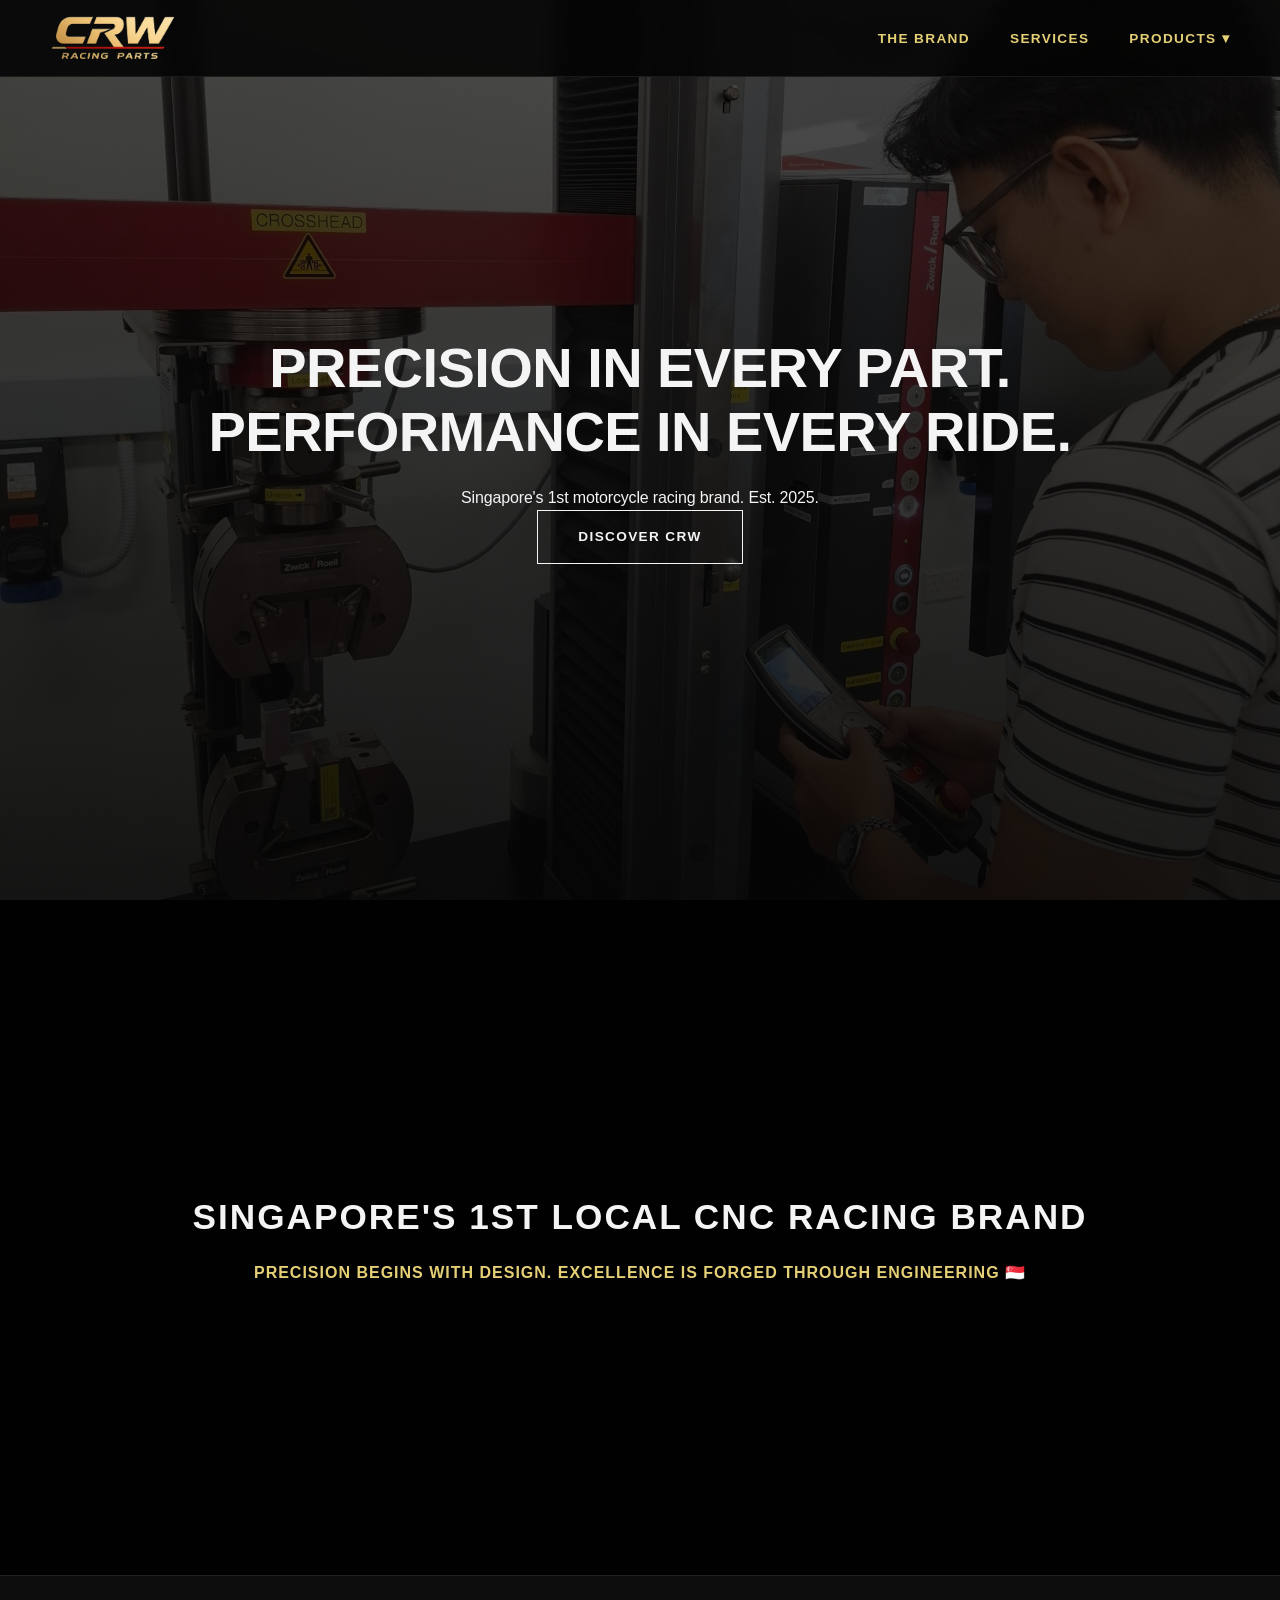
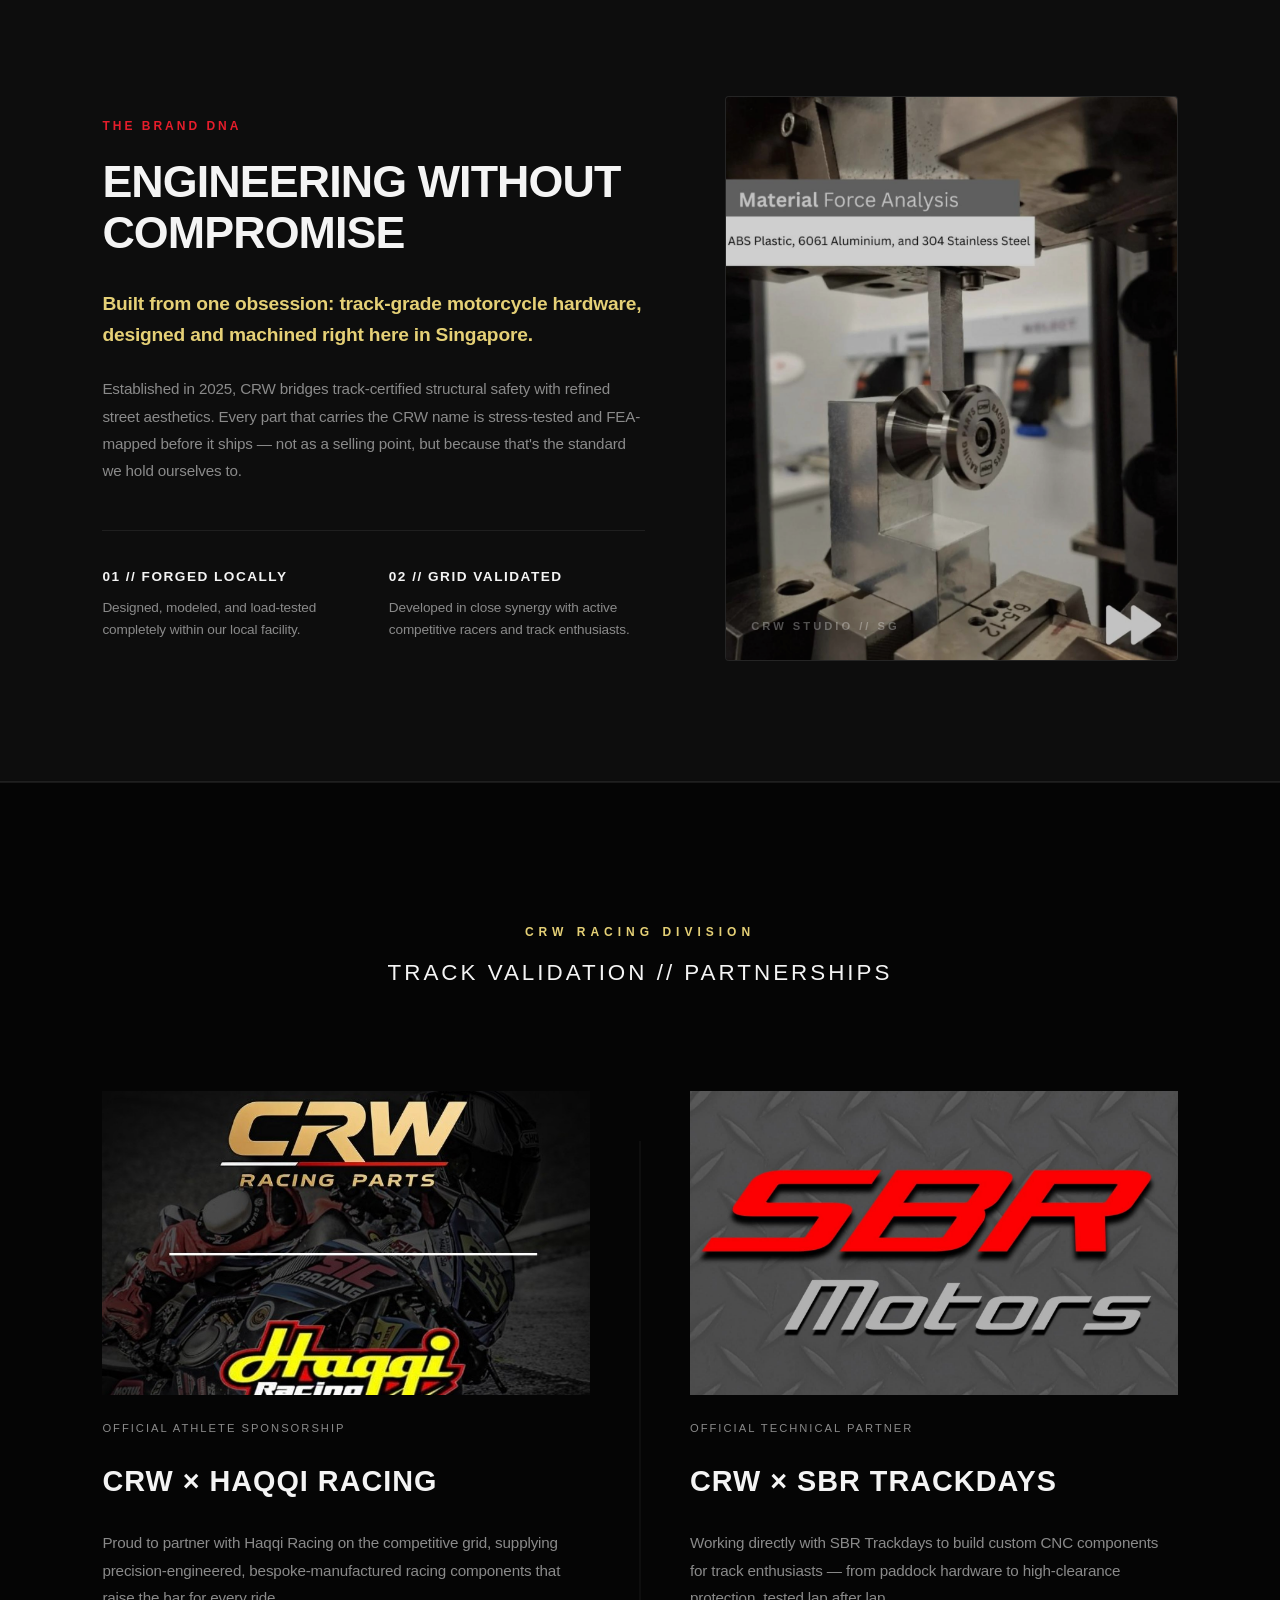
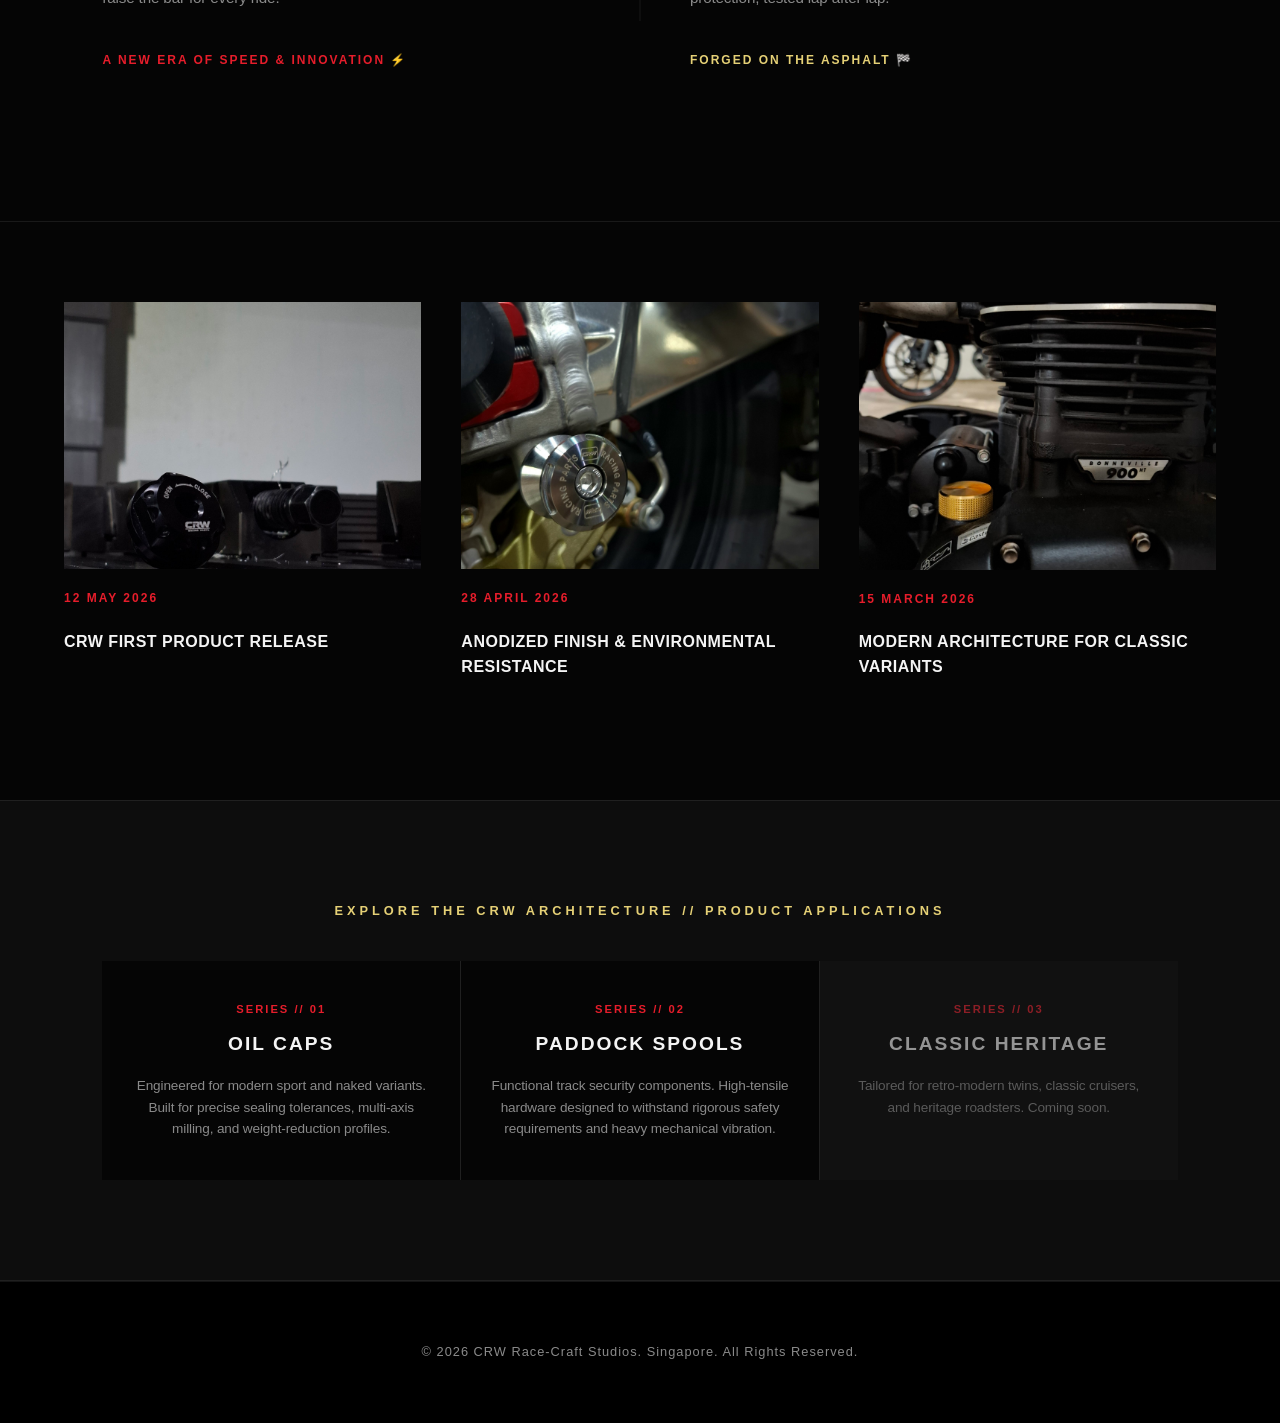
<file: index.html>
<!DOCTYPE html>
<html lang="en">
<head>
    <meta charset="UTF-8">
    <meta name="viewport" content="width=device-width, initial-scale=1.0">
    <title>CRW Race-Craft Studios | Singapore's 1st Motorcycle Racing Brand</title>
    <meta name="description" content="CRW Race-Craft Studios designs and CNC-machines motorcycle performance hardware in Singapore — paddock spools, oil caps, and track-validated components.">
    <meta property="og:title" content="CRW Race-Craft Studios">
    <meta property="og:description" content="Singapore's 1st local CNC motorcycle racing brand. Precision-engineered, track-validated hardware.">
    <meta property="og:image" content="assets/sponsor.jpg">
    <meta property="og:type" content="website">
    <link rel="icon" href="assets/favicon.png">
    <link href="https://unpkg.com/aos@2.3.1/dist/aos.css" rel="stylesheet">
    <link rel="stylesheet" href="css/style.css">
</head>
<body id="home-page">

    <header>
        <a href="index.html" class="logo-link">
            <img src="assets/crwlogo.png" alt="CRW Race-Craft Studios">
        </a>
        <nav>
            <ul>
                <li><a href="index.html#about">The Brand</a></li>
                <li><a href="services.html">Services</a></li>
                <li class="dropdown">
                    <a href="#" aria-haspopup="true">Products ▾</a>
                    <ul class="dropdown-menu">
                        <li><a href="bobbypins.html">Paddock Spools</a></li>
                        <li><a href="oilcaps.html">Apex Oil Caps</a></li>
                    </ul>
                </li>
            </ul>
        </nav>
    </header>

    <section class="hero">
        <h1 data-aos="fade-down">Precision in every part.<br><strong>Performance in every ride.</strong></h1>
        <p data-aos="fade-up" data-aos-delay="300">Singapore's 1st motorcycle racing brand. Est. 2025.</p>
        <a href="#about" class="cta-btn" data-aos="zoom-in" data-aos-delay="600">Discover CRW</a>
    </section>

    <section class="video-brand-section">
        <video autoplay muted loop playsinline webkit-playsinline class="brand-bg-video">
            <source src="animation.mp4" type="video/mp4">
        </video>

        <div class="video-overlay"></div>

        <div class="brand-text-overlay" data-aos="fade-up">
            <h2 class="section-title">Singapore's 1st Local CNC Racing Brand</h2>
            <p class="tagline-highlight">Precision begins with design. Excellence is forged through engineering 🇸🇬</p>
        </div>
    </section>

    <section id="about" class="brand-intro-section">
        <div class="intro-container">

            <div class="intro-content" data-aos="fade-right">
                <span class="intro-badge">The Brand DNA</span>
                <h2 class="intro-heading">Engineering Without Compromise</h2>
                <p class="intro-lead">Built from one obsession: track-grade motorcycle hardware, designed and machined right here in Singapore.</p>
                <p class="intro-body">
                    Established in 2025, CRW bridges track-certified structural safety with refined street aesthetics. Every part that carries the CRW name is stress-tested and FEA-mapped before it ships — not as a selling point, but because that's the standard we hold ourselves to.
                </p>

                <div class="brand-pillars">
                    <div class="pillar">
                        <h4>01 // Forged Locally</h4>
                        <p>Designed, modeled, and load-tested completely within our local facility.</p>
                    </div>
                    <div class="pillar">
                        <h4>02 // Grid Validated</h4>
                        <p>Developed in close synergy with active competitive racers and track enthusiasts.</p>
                    </div>
                </div>
            </div>

            <div class="intro-visual" data-aos="fade-left">
                <div class="visual-canvas">
                    <img src="assets/pinlabtesting.jpeg" alt="CRW Race-Craft Engineering Lab" loading="lazy">
                    <div class="canvas-overlay-text">CRW STUDIO // SG</div>
                </div>
            </div>

        </div>
    </section>

    <section id="racing-division" class="racing-division-section" data-aos="fade-up">
        <div class="racing-header">
            <span class="racing-sub-title">CRW Racing Division</span>
            <h2 class="racing-main-title">Track Validation // Partnerships</h2>
        </div>

        <div class="partnership-editorial-grid">
            <div class="partnership-col">
                <div class="partnership-img-wrapper">
                    <img src="assets/sponsor.jpg" alt="CRW Sponsored Rider - Haqqi Racing" loading="lazy">
                </div>
                <span class="col-meta">Official Athlete Sponsorship</span>
                <h3>CRW × Haqqi Racing</h3>
                <p>Proud to partner with Haqqi Racing on the competitive grid, supplying precision-engineered, bespoke-manufactured racing components that raise the bar for every ride.</p>
                <div class="col-status-link">A New Era of Speed & Innovation ⚡</div>
            </div>

            <div class="partnership-col">
                <div class="partnership-img-wrapper">
                    <img src="assets/305391569_514541130671957_1272678792171613289_n.jpg" alt="CRW x SBR Trackdays Testing" loading="lazy">
                </div>
                <span class="col-meta">Official Technical Partner</span>
                <h3>CRW × SBR Trackdays</h3>
                <p>Working directly with SBR Trackdays to build custom CNC components for track enthusiasts — from paddock hardware to high-clearance protection, tested lap after lap.</p>
                <div class="col-status-link gold-text">Forged on the Asphalt 🏁</div>
            </div>
        </div>
    </section>

    <section class="journal-section">
        <div class="journal-secondary-grid">
            <a href="bobbypins.html" class="grid-journal-item">
                <div class="journal-img-container">
                    <img src="assets/oilcap.jpg" alt="CRW first product release" loading="lazy">
                </div>
                <span class="journal-meta">12 May 2026</span>
                <h4>CRW First Product Release</h4>
            </a>

            <a href="bobbypins.html" class="grid-journal-item">
                <div class="journal-img-container">
                    <img src="assets/bobbyonbike.jpg" alt="Anodized paddock spool finish detail" loading="lazy">
                </div>
                <span class="journal-meta">28 April 2026</span>
                <h4>Anodized Finish & Environmental Resistance</h4>
            </a>

            <a href="oilcaps.html" class="grid-journal-item">
                <div class="journal-img-container">
                    <img src="assets/classiconbike.jpg" alt="Classic-style motorcycle with CRW hardware" loading="lazy">
                </div>
                <span class="journal-meta">15 March 2026</span>
                <h4>Modern Architecture For Classic Variants</h4>
            </a>
        </div>
    </section>

    <section class="lineup-selector-section" data-aos="fade-up">
        <h2 class="lineup-title">Explore the CRW Architecture // Product Applications</h2>

        <div class="lineup-grid">
            <a href="oilcaps.html" class="lineup-box">
                <span class="series-number">SERIES // 01</span>
                <h3>Oil Caps</h3>
                <p>Engineered for modern sport and naked variants. Built for precise sealing tolerances, multi-axis milling, and weight-reduction profiles.</p>
            </a>

            <a href="bobbypins.html" class="lineup-box">
                <span class="series-number">SERIES // 02</span>
                <h3>Paddock Spools</h3>
                <p>Functional track security components. High-tensile hardware designed to withstand rigorous safety requirements and heavy mechanical vibration.</p>
            </a>

            <div class="lineup-box lineup-box--soon">
                <span class="series-number">SERIES // 03</span>
                <h3>Classic Heritage</h3>
                <p>Tailored for retro-modern twins, classic cruisers, and heritage roadsters. Coming soon.</p>
            </div>
        </div>
    </section>

    <footer>
        <p>&copy; 2026 CRW Race-Craft Studios. Singapore. All Rights Reserved.</p>
    </footer>

    <script src="https://unpkg.com/aos@2.3.1/dist/aos.js"></script>
    <script>
      AOS.init({
        duration: 1000,
        once: true,
        offset: 200
      });
    </script>
</body>
</html>
</file>
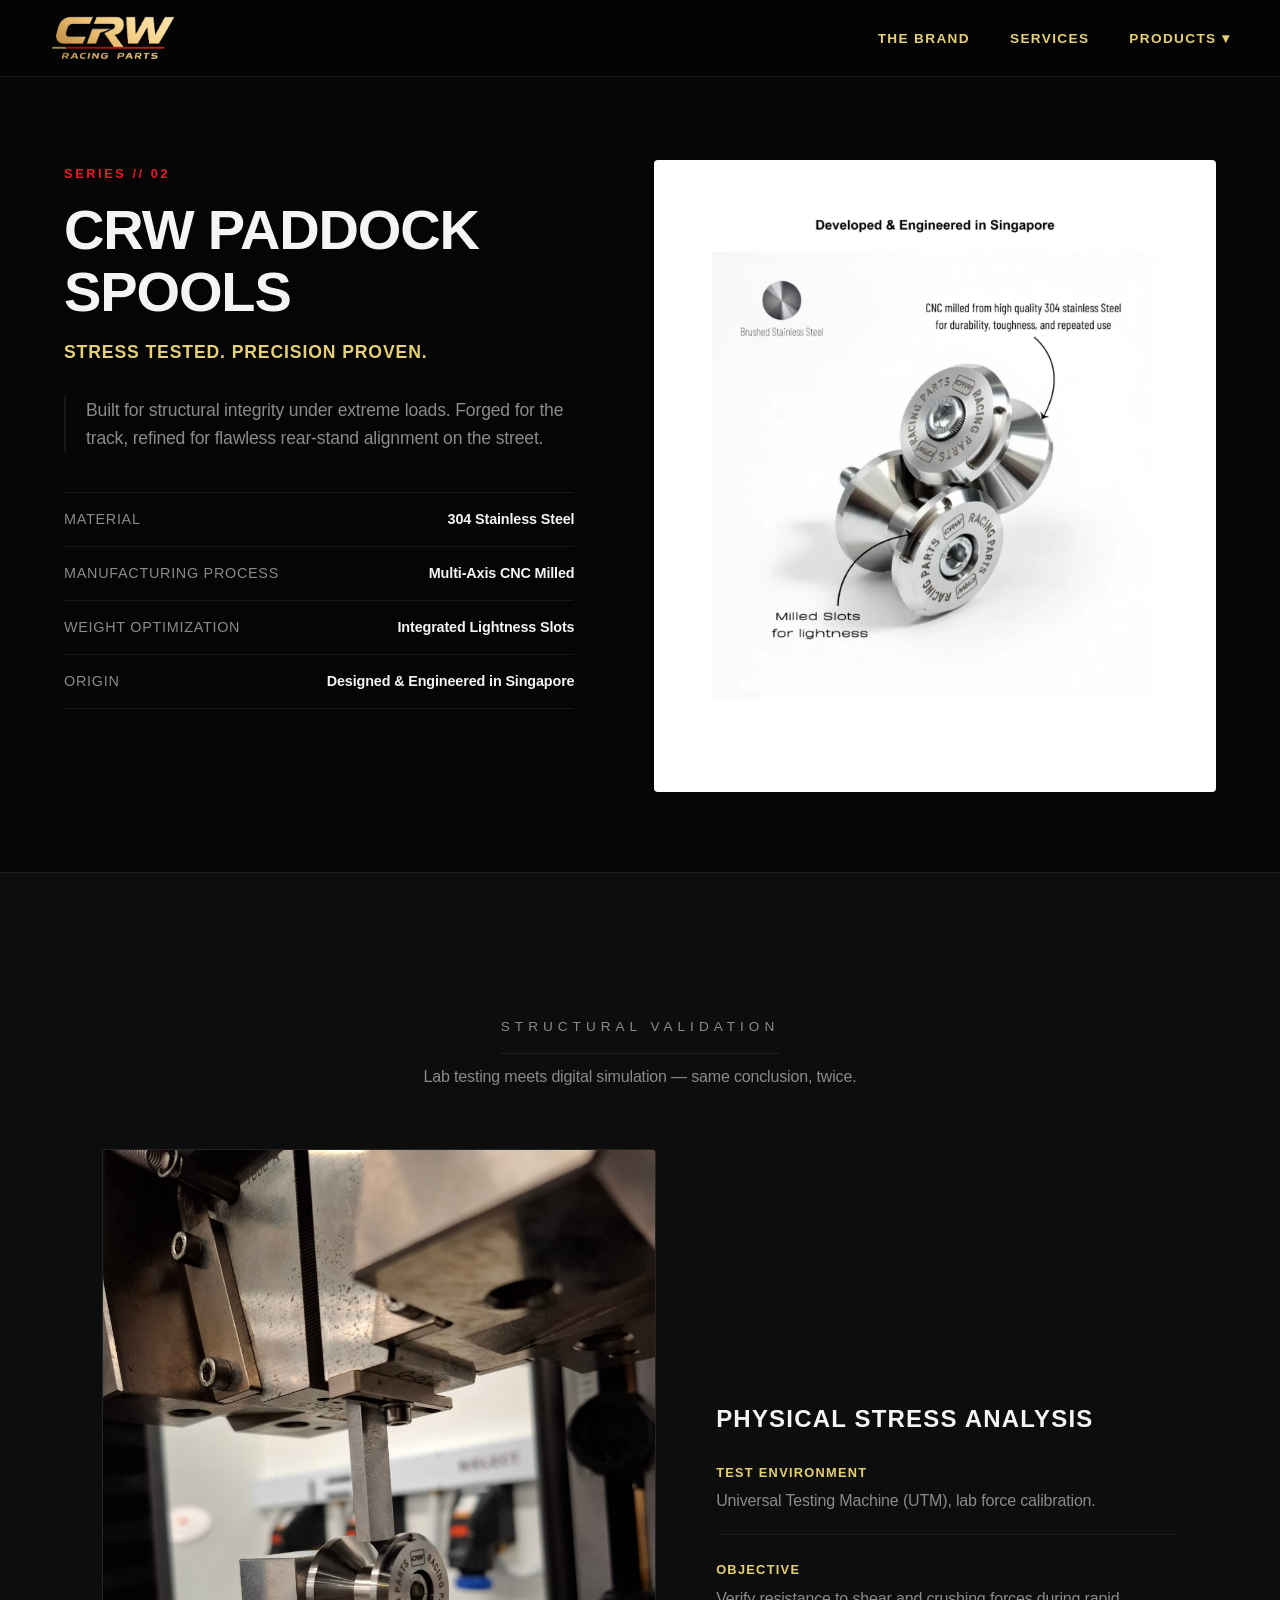
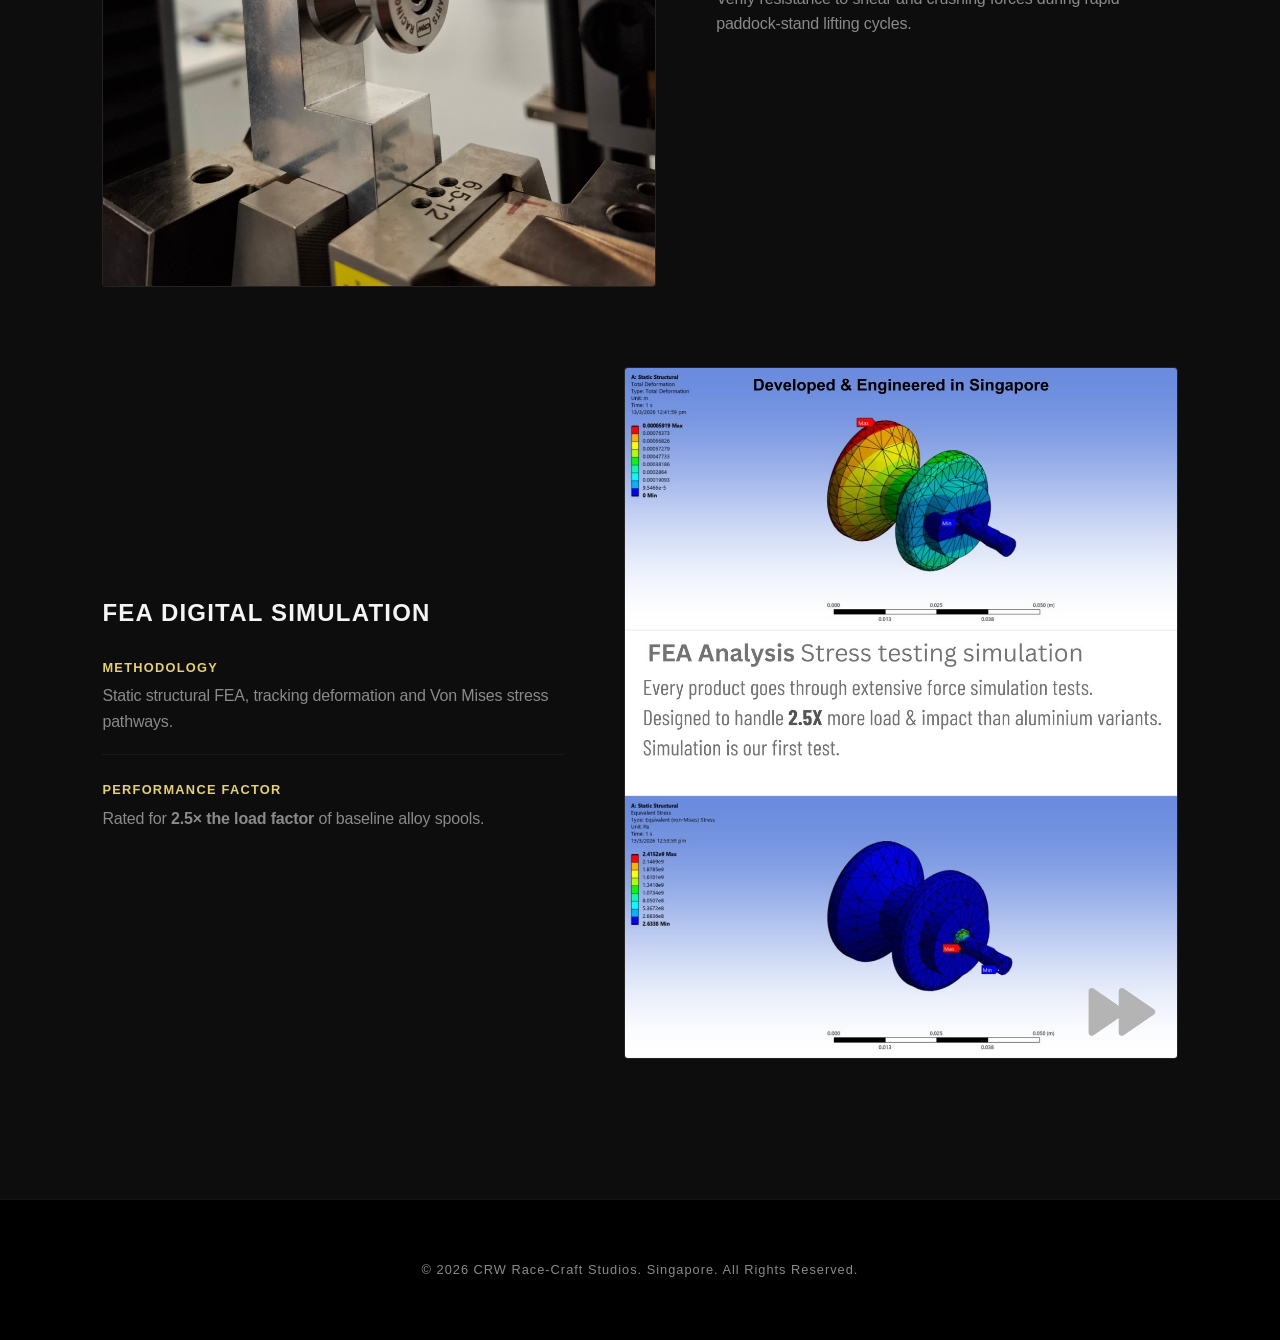
<file: bobbypins.html>
<!DOCTYPE html>
<html lang="en">
<head>
    <meta charset="UTF-8">
    <meta name="viewport" content="width=device-width, initial-scale=1.0">
    <title>CRW Paddock Spools | CRW Race-Craft Studios</title>
    <meta name="description" content="CRW Paddock Spools — 304 stainless steel, CNC-milled swingarm bobbins, FEA-validated and lab stress-tested for track and street use.">
    <meta property="og:title" content="CRW Paddock Spools">
    <meta property="og:description" content="304 stainless steel paddock spools, CNC-milled and structurally validated for the track.">
    <meta property="og:image" content="assets/pins.jpeg">
    <meta property="og:type" content="website">
    <link rel="icon" href="assets/favicon.png">
    <link href="https://unpkg.com/aos@2.3.1/dist/aos.css" rel="stylesheet">
    <link rel="stylesheet" href="css/style.css">
</head>
<body>

    <header>
        <a href="index.html" class="logo-link">
            <img src="assets/crwlogo.png" alt="CRW Race-Craft Studios">
        </a>
        <nav>
            <ul>
                <li><a href="index.html#about">The Brand</a></li>
                <li><a href="services.html">Services</a></li>
                <li class="dropdown">
                    <a href="#" aria-haspopup="true">Products ▾</a>
                    <ul class="dropdown-menu">
                        <li><a href="bobbypins.html">Paddock Spools</a></li>
                        <li><a href="oilcaps.html">Apex Oil Caps</a></li>
                    </ul>
                </li>
            </ul>
        </nav>
    </header>

    <main class="product-container">
        <div class="product-info-side" data-aos="fade-right">
            <span class="series-badge">Series // 02</span>
            <h1 class="product-title">CRW Paddock Spools</h1>
            <p class="tagline">Stress Tested. Precision Proven.</p>
            <p class="product-description">
                Built for structural integrity under extreme loads. Forged for the track, refined for flawless rear-stand alignment on the street.
            </p>

            <div class="tech-data-table">
                <div class="tech-row">
                    <span class="tech-label">Material</span>
                    <span class="tech-value">304 Stainless Steel</span>
                </div>
                <div class="tech-row">
                    <span class="tech-label">Manufacturing Process</span>
                    <span class="tech-value">Multi-Axis CNC Milled</span>
                </div>
                <div class="tech-row">
                    <span class="tech-label">Weight Optimization</span>
                    <span class="tech-value">Integrated Lightness Slots</span>
                </div>
                <div class="tech-row">
                    <span class="tech-label">Origin</span>
                    <span class="tech-value">Designed & Engineered in Singapore</span>
                </div>
            </div>
        </div>

        <div class="product-showcase-side" data-aos="fade-left">
            <div class="product-frame">
                <img src="assets/pins.jpeg" alt="CRW Paddock Spools — technical view">
            </div>
        </div>
    </main>

    <section class="validation-section">
        <div class="section-header" data-aos="fade-up">
            <h2 class="section-title">Structural Validation</h2>
            <p class="section-subtitle">Lab testing meets digital simulation — same conclusion, twice.</p>
        </div>

        <div class="validation-grid">
            <div class="report-frame" data-aos="fade-right">
                <img src="assets/BOBBY.jpg" alt="CRW lab force testing" loading="lazy">
            </div>
            <div class="tech-specs" data-aos="fade-left">
                <h3>Physical Stress Analysis</h3>
                <div class="spec-item">
                    <span class="spec-label">Test Environment</span>
                    <p>Universal Testing Machine (UTM), lab force calibration.</p>
                </div>
                <div class="spec-item">
                    <span class="spec-label">Objective</span>
                    <p>Verify resistance to shear and crushing forces during rapid paddock-stand lifting cycles.</p>
                </div>
            </div>
        </div>

        <div class="validation-grid reverse">
            <div class="tech-specs" data-aos="fade-right">
                <h3>FEA Digital Simulation</h3>
                <div class="spec-item">
                    <span class="spec-label">Methodology</span>
                    <p>Static structural FEA, tracking deformation and Von Mises stress pathways.</p>
                </div>
                <div class="spec-item">
                    <span class="spec-label">Performance Factor</span>
                    <p>Rated for <strong>2.5× the load factor</strong> of baseline alloy spools.</p>
                </div>
            </div>
            <div class="report-frame" data-aos="fade-left">
                <img src="assets/stresstesting.jpg" alt="FEA stress simulation" loading="lazy">
            </div>
        </div>
    </section>

    <footer>
        <p>&copy; 2026 CRW Race-Craft Studios. Singapore. All Rights Reserved.</p>
    </footer>

    <script src="https://unpkg.com/aos@2.3.1/dist/aos.js"></script>
    <script>
      AOS.init({
        duration: 1000,
        once: true,
        offset: 120
      });
    </script>
</body>
</html>
</file>
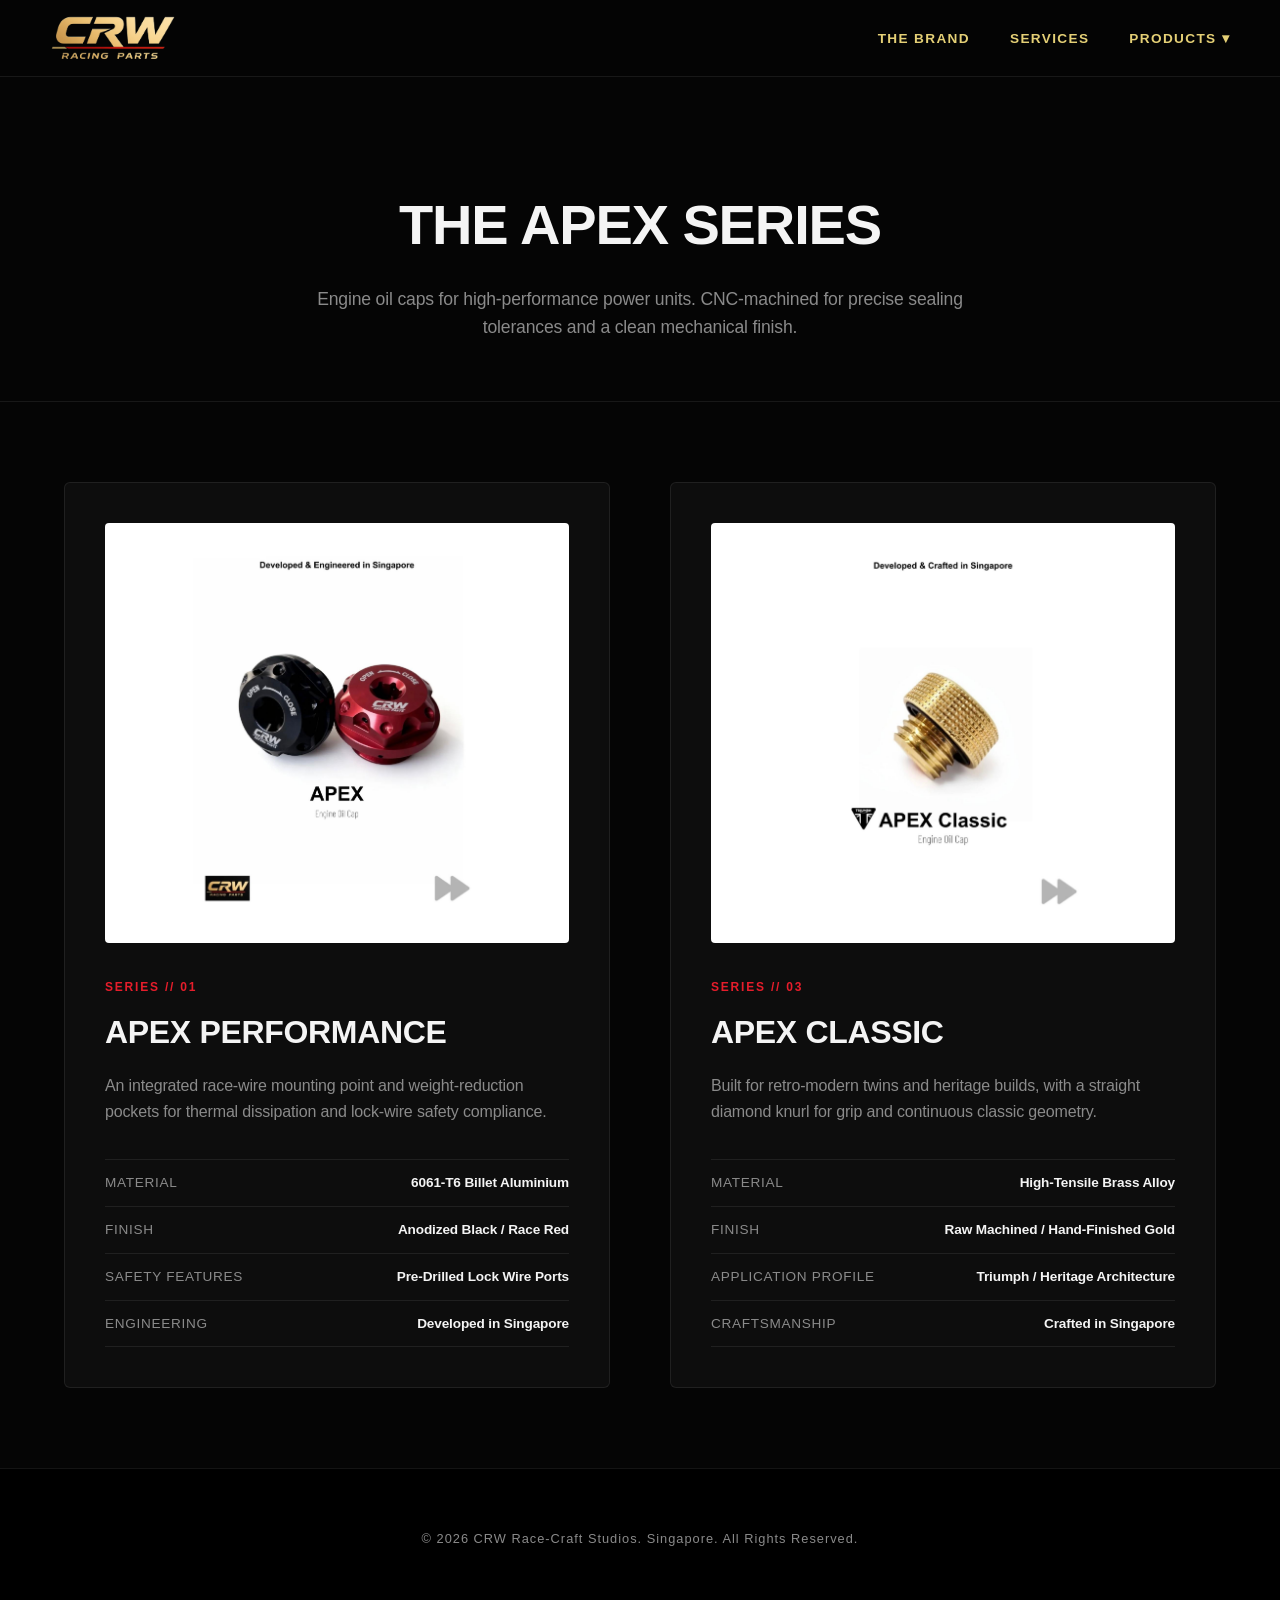
<file: oilcaps.html>
<!DOCTYPE html>
<html lang="en">
<head>
    <meta charset="UTF-8">
    <meta name="viewport" content="width=device-width, initial-scale=1.0">
    <title>APEX Oil Caps | CRW Race-Craft Studios</title>
    <meta name="description" content="APEX Oil Caps by CRW Race-Craft Studios — CNC-machined engine oil caps for sport, naked, and heritage motorcycle platforms.">
    <meta property="og:title" content="APEX Oil Caps">
    <meta property="og:description" content="CNC-machined oil caps for sport, naked, and heritage motorcycle platforms.">
    <meta property="og:image" content="assets/oilcap.jpg">
    <meta property="og:type" content="website">
    <link rel="icon" href="assets/favicon.png">
    <link href="https://unpkg.com/aos@2.3.1/dist/aos.css" rel="stylesheet">
    <link rel="stylesheet" href="css/style.css">
</head>
<body>

    <header>
        <a href="index.html" class="logo-link">
            <img src="assets/crwlogo.png" alt="CRW Race-Craft Studios">
        </a>
        <nav>
            <ul>
                <li><a href="index.html#about">The Brand</a></li>
                <li><a href="services.html">Services</a></li>
                <li class="dropdown">
                    <a href="#" aria-haspopup="true">Products ▾</a>
                    <ul class="dropdown-menu">
                        <li><a href="bobbypins.html">Paddock Spools</a></li>
                        <li><a href="oilcaps.html">Apex Oil Caps</a></li>
                    </ul>
                </li>
            </ul>
        </nav>
    </header>

    <div class="intro-section" data-aos="fade-down">
        <h1>The APEX Series</h1>
        <p>Engine oil caps for high-performance power units. CNC-machined for precise sealing tolerances and a clean mechanical finish.</p>
    </div>

    <main class="showcase-container">

        <div class="product-column" data-aos="fade-right">
            <div>
                <div class="image-canvas">
                    <img src="assets/regular_caps.jpeg" alt="APEX Performance oil cap">
                </div>
                <span class="series-tag">Series // 01</span>
                <div class="title-row">
                    <h2 class="product-name">APEX Performance</h2>
                </div>
                <p class="product-desc">An integrated race-wire mounting point and weight-reduction pockets for thermal dissipation and lock-wire safety compliance.</p>
            </div>

            <div class="specs-table">
                <div class="specs-row">
                    <span class="specs-label">Material</span>
                    <span class="specs-value">6061-T6 Billet Aluminium</span>
                </div>
                <div class="specs-row">
                    <span class="specs-label">Finish</span>
                    <span class="specs-value">Anodized Black / Race Red</span>
                </div>
                <div class="specs-row">
                    <span class="specs-label">Safety Features</span>
                    <span class="specs-value">Pre-Drilled Lock Wire Ports</span>
                </div>
                <div class="specs-row">
                    <span class="specs-label">Engineering</span>
                    <span class="specs-value">Developed in Singapore</span>
                </div>
            </div>
        </div>

        <div class="product-column" data-aos="fade-left">
            <div>
                <div class="image-canvas">
                    <img src="assets/classic_caps.jpeg" alt="APEX Classic oil cap">
                </div>
                <span class="series-tag">Series // 03</span>
                <div class="title-row">
                    <h2 class="product-name">APEX Classic</h2>
                </div>
                <p class="product-desc">Built for retro-modern twins and heritage builds, with a straight diamond knurl for grip and continuous classic geometry.</p>
            </div>

            <div class="specs-table">
                <div class="specs-row">
                    <span class="specs-label">Material</span>
                    <span class="specs-value">High-Tensile Brass Alloy</span>
                </div>
                <div class="specs-row">
                    <span class="specs-label">Finish</span>
                    <span class="specs-value">Raw Machined / Hand-Finished Gold</span>
                </div>
                <div class="specs-row">
                    <span class="specs-label">Application Profile</span>
                    <span class="specs-value">Triumph / Heritage Architecture</span>
                </div>
                <div class="specs-row">
                    <span class="specs-label">Craftsmanship</span>
                    <span class="specs-value">Crafted in Singapore</span>
                </div>
            </div>
        </div>

    </main>

    <footer>
        <p>&copy; 2026 CRW Race-Craft Studios. Singapore. All Rights Reserved.</p>
    </footer>

    <script src="https://unpkg.com/aos@2.3.1/dist/aos.js"></script>
    <script>
      AOS.init({ duration: 1000, once: true, offset: 100 });
    </script>
</body>
</html>
</file>
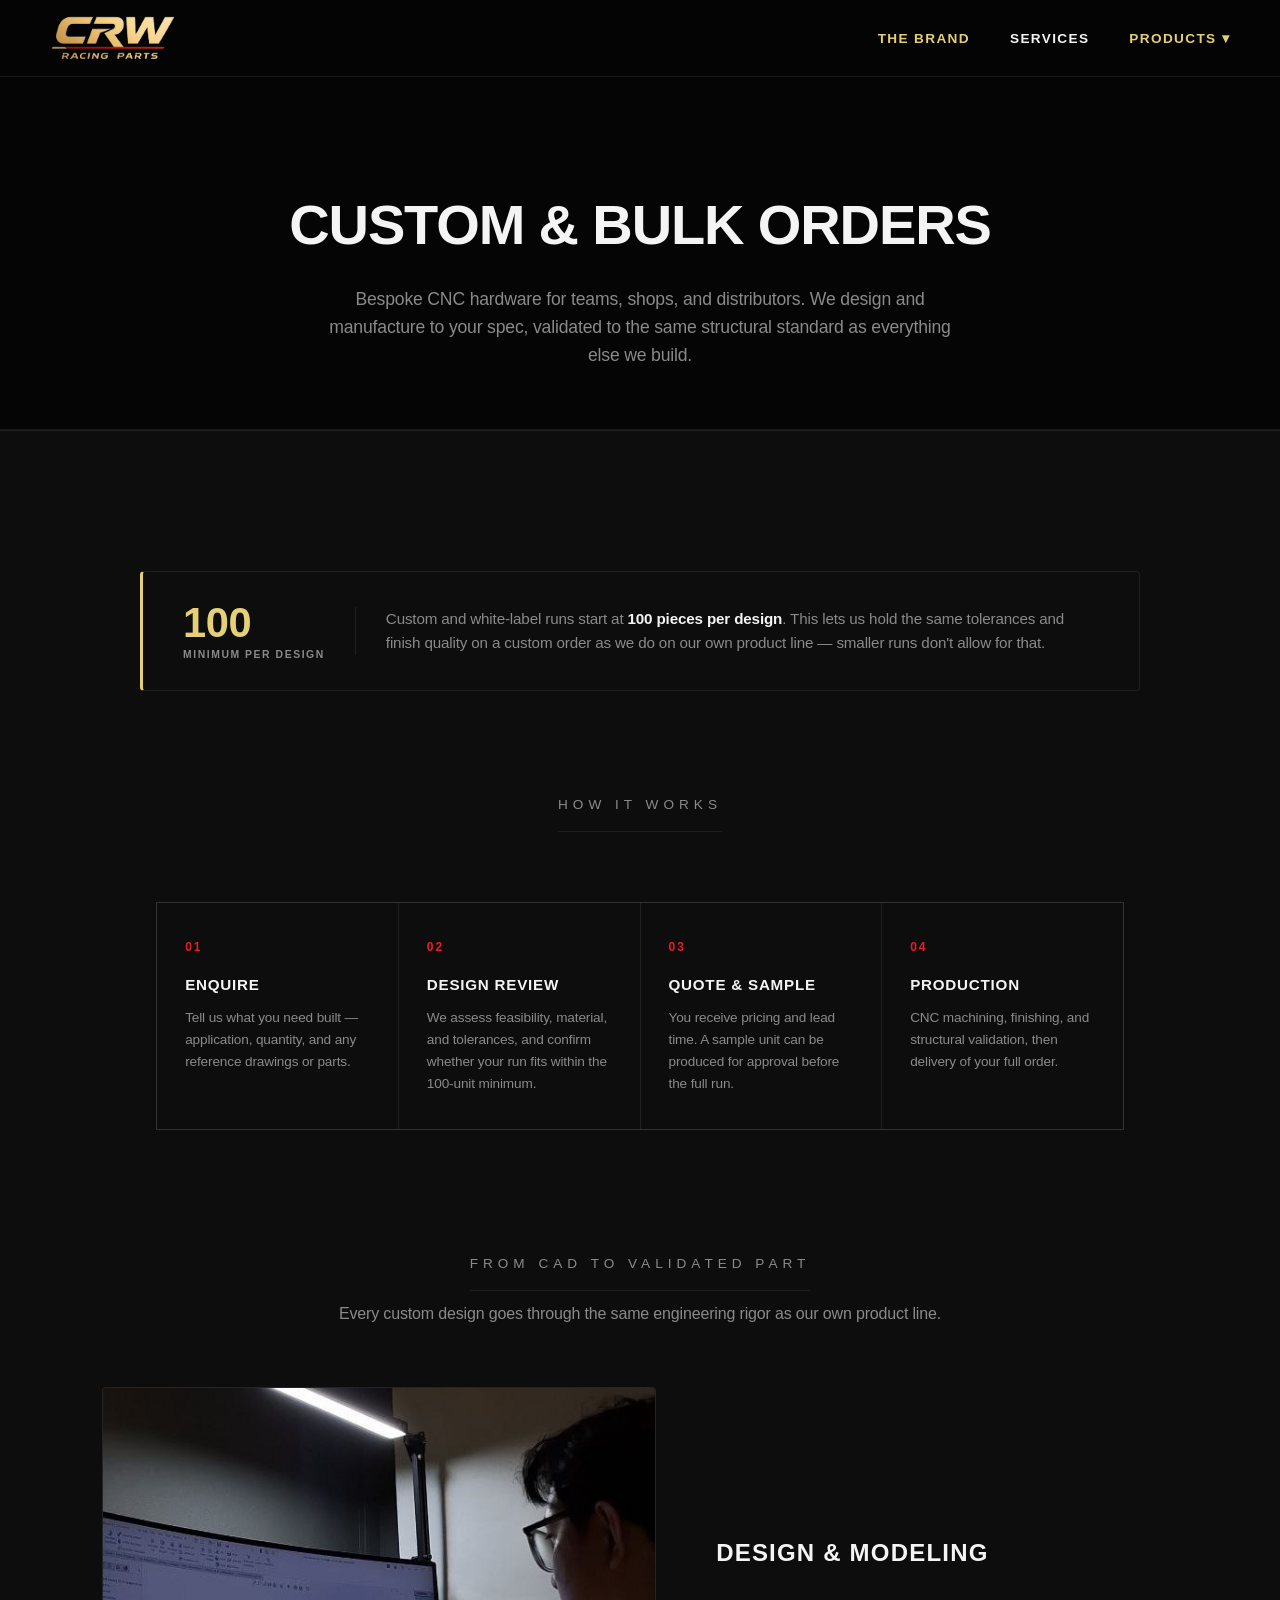
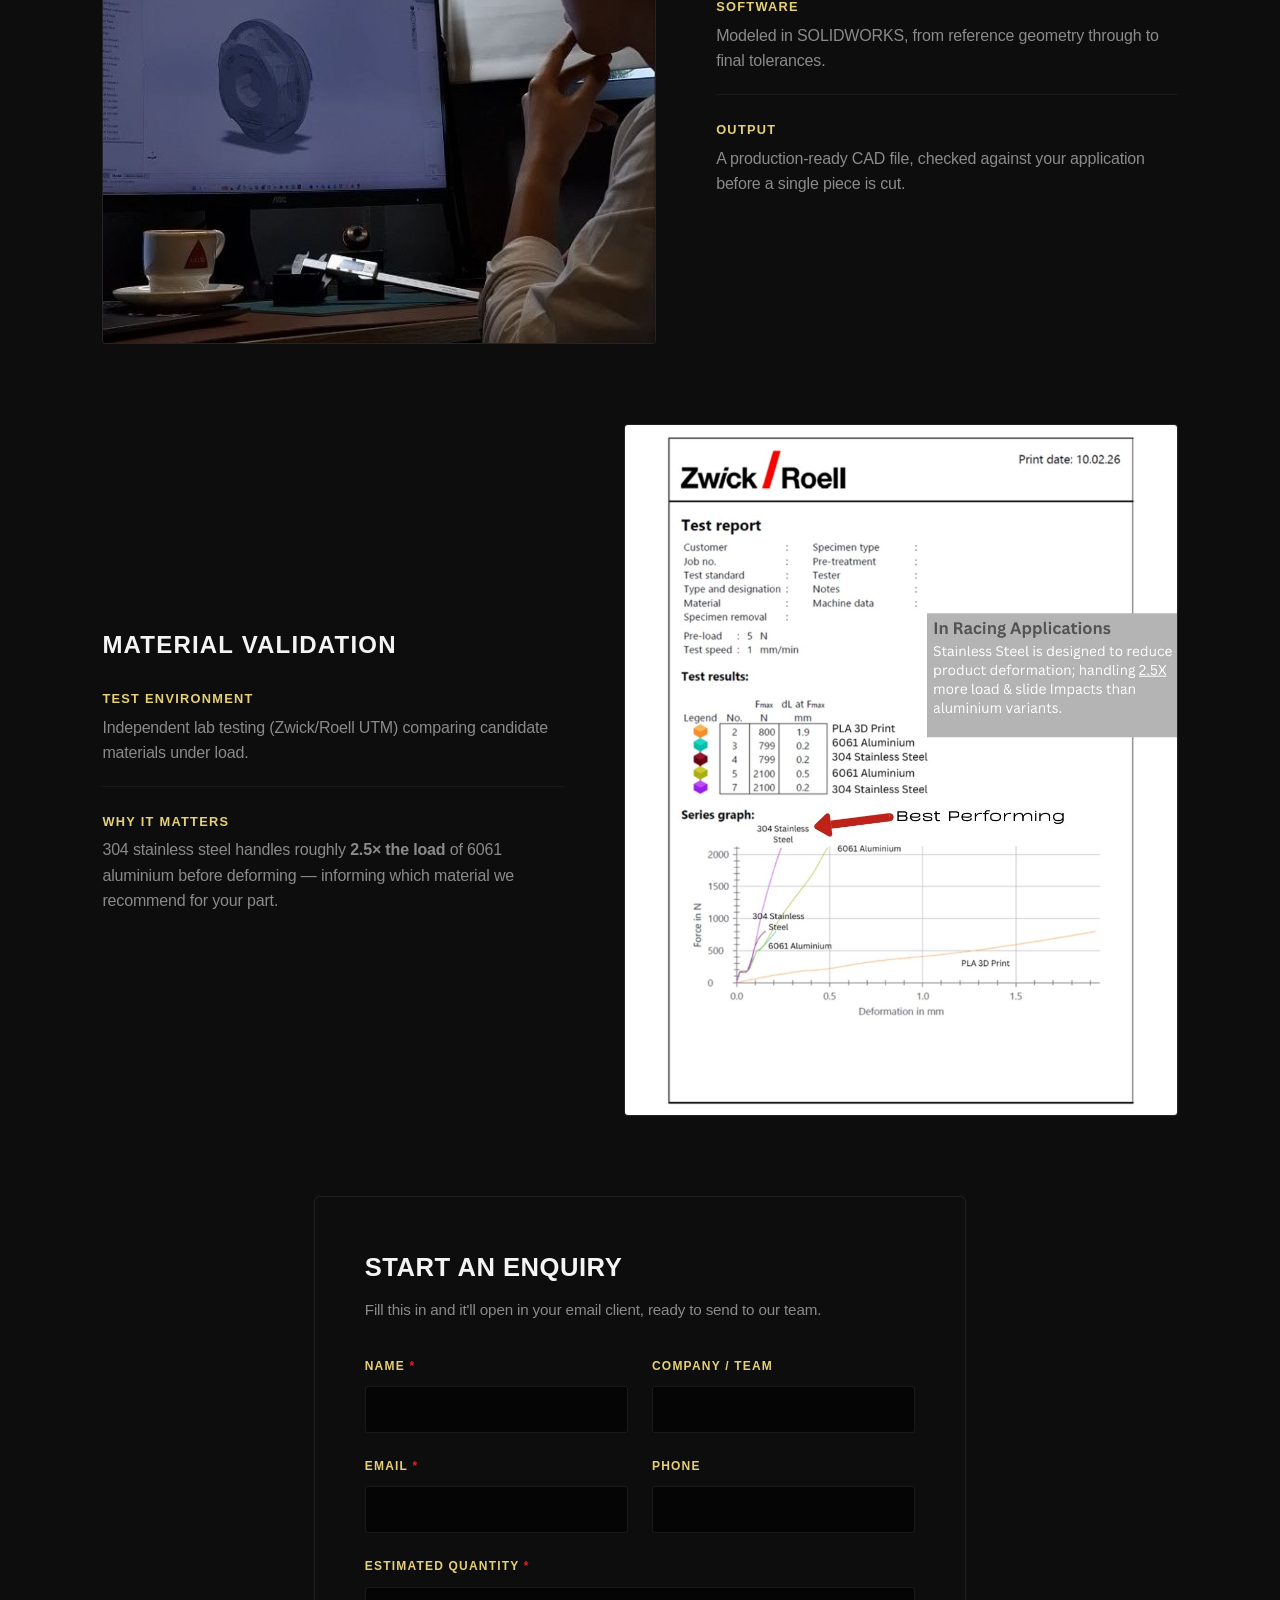
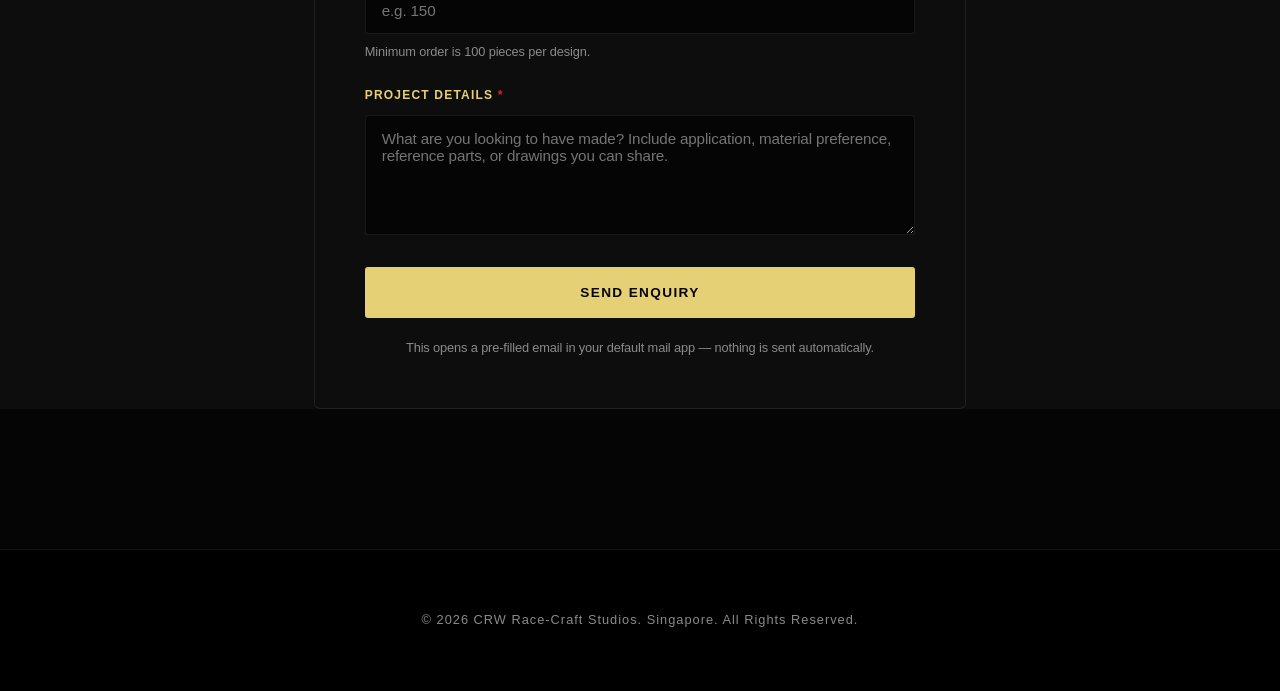
<file: services.html>
<!DOCTYPE html>
<html lang="en">
<head>
    <meta charset="UTF-8">
    <meta name="viewport" content="width=device-width, initial-scale=1.0">
    <title>Custom & Bulk Services | CRW Race-Craft Studios</title>
    <meta name="description" content="CRW Race-Craft Studios custom CNC services — bespoke motorcycle hardware for teams, shops, and distributors. Minimum order 100 pieces per design.">
    <meta property="og:title" content="Custom & Bulk Services | CRW Race-Craft Studios">
    <meta property="og:description" content="Bespoke CNC motorcycle hardware for teams and distributors. Minimum order 100 pieces per design.">
    <meta property="og:type" content="website">
    <link rel="icon" href="assets/favicon.png">
    <link href="https://unpkg.com/aos@2.3.1/dist/aos.css" rel="stylesheet">
    <link rel="stylesheet" href="css/style.css">
</head>
<body>

    <header>
        <a href="index.html" class="logo-link">
            <img src="assets/crwlogo.png" alt="CRW Race-Craft Studios">
        </a>
        <nav>
            <ul>
                <li><a href="index.html#about">The Brand</a></li>
                <li><a href="services.html" class="nav-active">Services</a></li>
                <li class="dropdown">
                    <a href="#" aria-haspopup="true">Products ▾</a>
                    <ul class="dropdown-menu">
                        <li><a href="bobbypins.html">Paddock Spools</a></li>
                        <li><a href="oilcaps.html">Apex Oil Caps</a></li>
                    </ul>
                </li>
            </ul>
        </nav>
    </header>

    <div class="intro-section" data-aos="fade-down">
        <h1>Custom & Bulk Orders</h1>
        <p class="services-intro">Bespoke CNC hardware for teams, shops, and distributors. We design and manufacture to your spec, validated to the same structural standard as everything else we build.</p>
    </div>

    <section class="validation-section" style="padding-bottom: 0;">
        <div class="moq-banner" data-aos="fade-up">
            <div class="moq-banner-figure">100<span>Minimum Per Design</span></div>
            <p class="moq-banner-text">Custom and white-label runs start at <strong>100 pieces per design</strong>. This lets us hold the same tolerances and finish quality on a custom order as we do on our own product line — smaller runs don't allow for that.</p>
        </div>

        <div class="process-section">
            <div class="section-header" data-aos="fade-up">
                <h2 class="section-title">How It Works</h2>
            </div>
            <div class="process-grid">
                <div class="process-step" data-aos="fade-up" data-aos-delay="0">
                    <span class="step-number">01</span>
                    <h4>Enquire</h4>
                    <p>Tell us what you need built — application, quantity, and any reference drawings or parts.</p>
                </div>
                <div class="process-step" data-aos="fade-up" data-aos-delay="100">
                    <span class="step-number">02</span>
                    <h4>Design Review</h4>
                    <p>We assess feasibility, material, and tolerances, and confirm whether your run fits within the 100-unit minimum.</p>
                </div>
                <div class="process-step" data-aos="fade-up" data-aos-delay="200">
                    <span class="step-number">03</span>
                    <h4>Quote & Sample</h4>
                    <p>You receive pricing and lead time. A sample unit can be produced for approval before the full run.</p>
                </div>
                <div class="process-step" data-aos="fade-up" data-aos-delay="300">
                    <span class="step-number">04</span>
                    <h4>Production</h4>
                    <p>CNC machining, finishing, and structural validation, then delivery of your full order.</p>
                </div>
            </div>
        </div>

        <div class="section-header" data-aos="fade-up">
            <h2 class="section-title">From CAD to Validated Part</h2>
            <p class="section-subtitle">Every custom design goes through the same engineering rigor as our own product line.</p>
        </div>

        <div class="validation-grid">
            <div class="report-frame" data-aos="fade-right">
                <img src="assets/cad-design-process.jpg" alt="CAD model of a custom CNC brake reservoir bracket in SOLIDWORKS" loading="lazy">
            </div>
            <div class="tech-specs" data-aos="fade-left">
                <h3>Design & Modeling</h3>
                <div class="spec-item">
                    <span class="spec-label">Software</span>
                    <p>Modeled in SOLIDWORKS, from reference geometry through to final tolerances.</p>
                </div>
                <div class="spec-item">
                    <span class="spec-label">Output</span>
                    <p>A production-ready CAD file, checked against your application before a single piece is cut.</p>
                </div>
            </div>
        </div>

        <div class="validation-grid reverse">
            <div class="tech-specs" data-aos="fade-right">
                <h3>Material Validation</h3>
                <div class="spec-item">
                    <span class="spec-label">Test Environment</span>
                    <p>Independent lab testing (Zwick/Roell UTM) comparing candidate materials under load.</p>
                </div>
                <div class="spec-item">
                    <span class="spec-label">Why It Matters</span>
                    <p>304 stainless steel handles roughly <strong>2.5× the load</strong> of 6061 aluminium before deforming — informing which material we recommend for your part.</p>
                </div>
            </div>
            <div class="report-frame" data-aos="fade-left">
                <img src="assets/lab-stress-report.jpg" alt="Lab stress test report comparing 304 stainless steel and 6061 aluminium" loading="lazy">
            </div>
        </div>

        <div class="enquiry-section">
            <div class="enquiry-panel" data-aos="fade-up">
                <h2>Start an Enquiry</h2>
                <p class="enquiry-sub">Fill this in and it'll open in your email client, ready to send to our team.</p>

                <form id="enquiry-form">
                    <div class="form-grid-2">
                        <div class="form-row">
                            <label for="name">Name <span class="required">*</span></label>
                            <input type="text" id="name" required>
                        </div>
                        <div class="form-row">
                            <label for="company">Company / Team</label>
                            <input type="text" id="company">
                        </div>
                    </div>

                    <div class="form-grid-2">
                        <div class="form-row">
                            <label for="email">Email <span class="required">*</span></label>
                            <input type="email" id="email" required>
                        </div>
                        <div class="form-row">
                            <label for="phone">Phone</label>
                            <input type="tel" id="phone">
                        </div>
                    </div>

                    <div class="form-row">
                        <label for="quantity">Estimated Quantity <span class="required">*</span></label>
                        <input type="number" id="quantity" min="100" placeholder="e.g. 150" required>
                        <p class="form-hint">Minimum order is 100 pieces per design.</p>
                    </div>

                    <div class="form-row">
                        <label for="details">Project Details <span class="required">*</span></label>
                        <textarea id="details" placeholder="What are you looking to have made? Include application, material preference, reference parts, or drawings you can share." required></textarea>
                    </div>

                    <button type="submit" class="form-submit-btn">Send Enquiry</button>
                    <p class="form-note">This opens a pre-filled email in your default mail app — nothing is sent automatically.</p>
                </form>
            </div>
        </div>
    </section>

    <footer>
        <p>&copy; 2026 CRW Race-Craft Studios. Singapore. All Rights Reserved.</p>
    </footer>

    <script src="https://unpkg.com/aos@2.3.1/dist/aos.js"></script>
    <script>
      AOS.init({ duration: 1000, once: true, offset: 100 });

      document.getElementById('enquiry-form').addEventListener('submit', function (e) {
        e.preventDefault();

        const name = document.getElementById('name').value.trim();
        const company = document.getElementById('company').value.trim();
        const email = document.getElementById('email').value.trim();
        const phone = document.getElementById('phone').value.trim();
        const quantity = document.getElementById('quantity').value.trim();
        const details = document.getElementById('details').value.trim();

        const enquiryEmail = "crwracecraft.studios@gmail.com"; 

        const subject = `Custom Order Enquiry — ${name}${company ? ' (' + company + ')' : ''}`;

        const bodyLines = [
          `Name: ${name}`,
          company ? `Company / Team: ${company}` : null,
          `Email: ${email}`,
          phone ? `Phone: ${phone}` : null,
          `Estimated Quantity: ${quantity}`,
          '',
          'Project Details:',
          details
        ].filter(Boolean);

        const body = bodyLines.join('\n');

        const mailtoLink = `mailto:${enquiryEmail}?subject=${encodeURIComponent(subject)}&body=${encodeURIComponent(body)}`;

        window.location.href = mailtoLink;
      });
    </script>
</body>
</html>
</file>
<file: css/style.css>
/* ==========================================================================
   1. CORE ROOT & BASE STYLES
   ========================================================================== */
:root {
    --bg-dark: #050505;
    --bg-panel: #0d0d0d;
    --bg-spec: #121212;
    --text-main: #f4f4f4;
    --text-muted: #8a8a8a;
    --accent-red: #e61d2b;
    --brand-gold: #E5D076;
    --border-color: rgba(255, 255, 255, 0.08);

    --logo-height: 46px;
}

html {
    scroll-behavior: smooth;
    scroll-padding-top: 100px;
}

* {
    margin: 0;
    padding: 0;
    box-sizing: border-box;
    font-family: 'Helvetica Neue', Arial, sans-serif;
    letter-spacing: -0.01em;
}

body {
    background-color: var(--bg-dark);
    color: var(--text-main);
    line-height: 1.6;
    overflow-x: hidden;
    width: 100%;
}

img {
    display: block;
    max-width: 100%;
}

a {
    color: inherit;
}

/* ==========================================================================
   2. DESKTOP NAVIGATION & HEADER LAYOUT
   ========================================================================== */
header {
    position: fixed;
    top: 0;
    width: 100%;
    padding: 15px 50px;
    display: flex;
    justify-content: space-between;
    align-items: center;
    background: rgba(5, 5, 5, 0.9);
    backdrop-filter: blur(10px);
    z-index: 2000;
    border-bottom: 1px solid var(--border-color);
}

nav ul {
    list-style: none;
    display: flex;
    gap: 40px;
}

nav a {
    color: var(--brand-gold);
    text-decoration: none;
    font-size: 0.85rem;
    font-weight: 600;
    text-transform: uppercase;
    letter-spacing: 0.1em;
    transition: color 0.3s ease;
}

nav a:hover {
    color: var(--accent-red);
}

nav a.nav-active {
    color: var(--text-main);
}

/* Logo: sized at source, no scale() hacks. Swap --logo-height per breakpoint instead. */
.logo-link {
    display: flex;
    align-items: center;
    text-decoration: none;
}

.logo-link img {
    height: var(--logo-height);
    width: auto;
    transition: opacity 0.3s ease;
}

.logo-link:hover img {
    opacity: 0.85;
}

/* Desktop Dropdown Submenus */
.dropdown {
    position: relative;
}

nav ul.dropdown-menu {
    visibility: hidden;
    opacity: 0;
    position: absolute;
    top: 100%;
    right: 0;
    background: var(--bg-panel);
    min-width: 200px;
    border: 1px solid var(--border-color);
    display: flex;
    flex-direction: column;
    padding: 6px 0;
    margin-top: 12px;
    transform: translateY(10px);
    transition: opacity 0.3s ease, transform 0.3s ease, visibility 0.3s ease;
    box-shadow: 0 15px 35px rgba(0, 0, 0, 0.6);
}

.dropdown:hover .dropdown-menu {
    visibility: visible;
    opacity: 1;
    transform: translateY(0);
}

.dropdown-menu li {
    width: 100%;
}

.dropdown-menu a {
    color: var(--text-main);
    padding: 14px 24px;
    display: block;
    font-size: 0.75rem;
    font-weight: 600;
    text-transform: uppercase;
    letter-spacing: 1.5px;
    border-bottom: 1px solid rgba(255, 255, 255, 0.03);
    transition: background 0.2s ease, color 0.2s ease;
}

.dropdown-menu li:last-child a {
    border-bottom: none;
}

.dropdown-menu a:hover {
    background: rgba(255, 255, 255, 0.02);
    color: var(--brand-gold);
}

/* ==========================================================================
   3. HOME — HERO & CONTENT SECTIONS
   ========================================================================== */
.hero {
    height: 100vh;
    display: flex;
    flex-direction: column;
    justify-content: center;
    align-items: center;
    text-align: center;
    padding: 0 20px;
    background: linear-gradient(rgba(5, 5, 5, 0.7), rgba(5, 5, 5, 0.9)), url('../assets/mainimage.jpg') center/cover no-repeat;
}

.hero h1 {
    font-size: 3.5rem;
    text-transform: uppercase;
    margin-bottom: 20px;
    line-height: 1.15;
}

.cta-btn {
    padding: 15px 40px;
    border: 1px solid var(--text-main);
    color: var(--text-main);
    text-decoration: none;
    text-transform: uppercase;
    font-weight: 600;
    font-size: 0.85rem;
    letter-spacing: 0.1em;
    transition: background 0.3s ease, color 0.3s ease;
}

.cta-btn:hover {
    background: var(--text-main);
    color: var(--bg-dark);
}

/* Cinematic Video Section */
.video-brand-section {
    position: relative;
    width: 100%;
    height: 75vh;
    overflow: hidden;
    display: flex;
    flex-direction: column;
    justify-content: center;
    align-items: center;
    text-align: center;
}

.brand-bg-video {
    position: absolute;
    top: 0; left: 0;
    width: 100%; height: 100%;
    object-fit: cover;
    z-index: 1;
}

.video-overlay {
    position: absolute;
    top: 0; left: 0;
    width: 100%; height: 100%;
    background: rgba(0, 0, 0, 0.75);
    z-index: 2;
}

.brand-text-overlay {
    position: relative;
    z-index: 3;
    padding: 0 20px;
}

.brand-text-overlay .section-title {
    font-size: 2.2rem;
    text-transform: uppercase;
    letter-spacing: 2px;
    margin-bottom: 15px;
    font-weight: 700;
}

.tagline-highlight {
    color: var(--brand-gold);
    font-size: 1rem;
    text-transform: uppercase;
    letter-spacing: 1px;
    font-weight: 600;
}

/* Brand Studio Editorial Showcase */
.brand-intro-section {
    background-color: var(--bg-panel);
    padding: 120px 8%;
    border-top: 1px solid var(--border-color);
    border-bottom: 1px solid var(--border-color);
    width: 100%;
}

.intro-container {
    max-width: 1300px;
    margin: 0 auto;
    display: grid;
    grid-template-columns: 1.2fr 1fr;
    gap: 80px;
    align-items: center;
}

.intro-badge {
    font-size: 0.75rem;
    color: var(--accent-red);
    font-weight: 700;
    text-transform: uppercase;
    letter-spacing: 3px;
    display: block;
    margin-bottom: 20px;
}

.intro-heading {
    font-size: 2.8rem;
    text-transform: uppercase;
    font-weight: 800;
    line-height: 1.15;
    letter-spacing: -0.02em;
    margin-bottom: 30px;
    color: var(--text-main);
}

.intro-lead {
    font-size: 1.2rem;
    color: var(--brand-gold);
    font-weight: 600;
    line-height: 1.6;
    margin-bottom: 25px;
}

.intro-body {
    color: var(--text-muted);
    font-size: 0.95rem;
    line-height: 1.8;
    font-weight: 300;
    margin-bottom: 45px;
}

.brand-pillars {
    display: grid;
    grid-template-columns: 1fr 1fr;
    gap: 30px;
    border-top: 1px solid var(--border-color);
    padding-top: 35px;
}

.pillar h4 {
    font-size: 0.85rem;
    text-transform: uppercase;
    letter-spacing: 1.5px;
    color: var(--text-main);
    margin-bottom: 10px;
    font-weight: 700;
}

.pillar p {
    font-size: 0.85rem;
    color: var(--text-muted);
    line-height: 1.6;
    font-weight: 300;
}

.intro-visual {
    width: 100%;
    display: flex;
    justify-content: center;
}

.visual-canvas {
    width: 100%;
    aspect-ratio: 4 / 5;
    background: var(--bg-spec);
    border: 1px solid var(--border-color);
    border-radius: 4px;
    overflow: hidden;
    position: relative;
}

.visual-canvas img {
    width: 100%;
    height: 100%;
    object-fit: cover;
    opacity: 0.8;
    transition: transform 0.8s cubic-bezier(0.16, 1, 0.3, 1), opacity 0.8s ease;
}

.visual-canvas:hover img {
    transform: scale(1.03);
    opacity: 1;
}

.canvas-overlay-text {
    position: absolute;
    bottom: 25px;
    left: 25px;
    font-size: 0.7rem;
    letter-spacing: 3px;
    color: rgba(255, 255, 255, 0.3);
    font-weight: 600;
    text-transform: uppercase;
}

/* ==========================================================================
   4. RACING DIVISION & PARTNERSHIP ARRAYS
   ========================================================================== */
.racing-division-section {
    padding: 140px 8%;
    background-color: var(--bg-dark);
    border-top: 1px solid var(--border-color);
    border-bottom: 1px solid var(--border-color);
}

.racing-header {
    text-align: center;
    margin-bottom: 90px;
}

.racing-sub-title {
    display: block;
    font-size: 0.75rem;
    text-transform: uppercase;
    letter-spacing: 5px;
    color: var(--brand-gold);
    margin-bottom: 12px;
    font-weight: 600;
}

.racing-main-title {
    font-size: 1.4rem;
    text-transform: uppercase;
    letter-spacing: 3px;
    color: var(--text-main);
    font-weight: 400;
}

.partnership-editorial-grid {
    display: grid;
    grid-template-columns: 1fr 1fr;
    gap: 100px;
    max-width: 1200px;
    margin: 0 auto;
    position: relative;
}

@media (min-width: 769px) {
    .partnership-editorial-grid::after {
        content: '';
        position: absolute;
        left: 50%;
        top: 10%;
        bottom: 10%;
        width: 1px;
        background-color: var(--border-color);
        transform: translateX(-50%);
    }
}

.partnership-col {
    display: flex;
    flex-direction: column;
    padding: 10px 0;
}

.partnership-img-wrapper {
    width: 100%;
    aspect-ratio: 16 / 10;
    overflow: hidden;
    background-color: #000;
    margin-bottom: 25px;
}

.partnership-img-wrapper img {
    width: 100%;
    height: 100%;
    object-fit: cover;
    transition: transform 0.6s cubic-bezier(0.25, 1, 0.5, 1);
}

.partnership-col:hover .partnership-img-wrapper img {
    transform: scale(1.04);
}

.col-meta {
    font-size: 0.7rem;
    color: var(--text-muted);
    letter-spacing: 2px;
    text-transform: uppercase;
    margin-bottom: 20px;
}

.partnership-col h3 {
    text-transform: uppercase;
    font-size: 1.8rem;
    letter-spacing: 1px;
    color: var(--text-main);
    margin-bottom: 25px;
    font-weight: 700;
}

.partnership-col p {
    color: var(--text-muted);
    font-size: 0.95rem;
    font-weight: 300;
    line-height: 1.8;
    margin-bottom: 40px;
}

.col-status-link {
    font-size: 0.75rem;
    text-transform: uppercase;
    letter-spacing: 2px;
    color: var(--accent-red);
    font-weight: 700;
    margin-top: auto;
}

.col-status-link.gold-text {
    color: var(--brand-gold);
}

/* ==========================================================================
   5. LAB VALIDATION & STRUCTURAL TESTING (used on home + product pages)
   ========================================================================== */
.validation-section {
    padding: 140px 8%;
    background-color: var(--bg-panel);
    border-top: 1px solid var(--border-color);
}

.validation-section .section-header {
    margin-bottom: 60px;
    text-align: center;
}

.validation-section .section-title {
    font-size: 0.85rem;
    text-transform: uppercase;
    letter-spacing: 5px;
    color: var(--text-muted);
    margin-bottom: 10px;
    font-weight: 400;
    position: relative;
    padding-bottom: 15px;
    border-bottom: 1px solid var(--border-color);
    display: inline-block;
}

.validation-section .section-subtitle {
    color: var(--text-muted);
    font-size: 1rem;
}

.validation-grid {
    max-width: 1200px;
    margin: 0 auto 80px;
    display: grid;
    grid-template-columns: 1.2fr 1fr;
    gap: 60px;
    align-items: center;
}

.validation-grid:last-child {
    margin-bottom: 0;
}

.validation-grid.reverse {
    grid-template-columns: 1fr 1.2fr;
}

.report-frame {
    border: 1px solid var(--border-color);
    background: #111;
    border-radius: 4px;
    overflow: hidden;
    display: flex;
}

.report-frame img {
    width: 100%;
    height: auto;
    object-fit: cover;
}

.tech-specs h3 {
    font-size: 1.5rem;
    text-transform: uppercase;
    letter-spacing: 0.05em;
    margin-bottom: 25px;
    color: var(--text-main);
}

.spec-item {
    margin-bottom: 25px;
    padding-bottom: 20px;
    border-bottom: 1px solid rgba(255, 255, 255, 0.05);
}

.spec-item:last-child {
    margin-bottom: 0;
    padding-bottom: 0;
    border-bottom: none;
}

.spec-label {
    display: block;
    font-size: 0.8rem;
    text-transform: uppercase;
    color: var(--brand-gold);
    font-weight: 700;
    letter-spacing: 0.1em;
    margin-bottom: 5px;
}

.spec-item p {
    color: var(--text-muted);
    font-size: 1rem;
}

/* ==========================================================================
   6. ENGINEERING DATA JOURNAL
   ========================================================================== */
.journal-section {
    background-color: var(--bg-dark);
    padding: 80px 0 120px;
    width: 100%;
}

.journal-secondary-grid {
    display: grid;
    grid-template-columns: repeat(3, 1fr);
    gap: 40px;
    max-width: 1300px;
    margin: 0 auto;
    padding: 0 5%;
}

.grid-journal-item {
    text-decoration: none;
    color: inherit;
    display: flex;
    flex-direction: column;
    text-align: left;
    align-items: flex-start;
}

.grid-journal-item .journal-img-container {
    width: 100%;
    aspect-ratio: 4 / 3;
    overflow: hidden;
    background-color: #000;
    margin-bottom: 20px;
}

.grid-journal-item .journal-img-container img {
    width: 100%;
    height: 100%;
    object-fit: cover;
    transition: transform 0.7s cubic-bezier(0.25, 1, 0.5, 1);
}

.grid-journal-item:hover .journal-img-container img {
    transform: scale(1.03);
}

.journal-meta {
    display: block;
    font-size: 0.75rem;
    text-transform: uppercase;
    letter-spacing: 2px;
    color: var(--accent-red);
    margin-bottom: 10px;
    font-weight: 700;
}

.grid-journal-item h4 {
    font-size: 1rem;
    font-weight: 700;
    text-transform: uppercase;
    letter-spacing: 0.5px;
    margin-top: 10px;
    color: var(--text-main);
    transition: color 0.3s;
}

.grid-journal-item:hover h4 {
    color: var(--brand-gold);
}

/* ==========================================================================
   7. PRODUCT LINEUP EXPLORER GRID (home page)
   ========================================================================== */
.lineup-selector-section {
    padding: 100px 8%;
    background-color: var(--bg-panel);
    border-top: 1px solid var(--border-color);
    border-bottom: 1px solid var(--border-color);
}

.lineup-title {
    font-size: 0.8rem;
    text-transform: uppercase;
    letter-spacing: 4px;
    color: var(--brand-gold);
    text-align: center;
    margin-bottom: 40px;
}

.lineup-grid {
    display: grid;
    grid-template-columns: repeat(3, 1fr);
    gap: 1px;
    background-color: var(--border-color);
    max-width: 1300px;
    margin: 0 auto;
}

.lineup-box {
    background-color: var(--bg-dark);
    padding: 40px 30px;
    text-align: center;
    text-decoration: none;
    color: inherit;
    transition: background-color 0.4s ease;
}

.lineup-box:hover {
    background-color: #0a0a0a;
}

.lineup-box .series-number {
    font-size: 0.7rem;
    color: var(--accent-red);
    font-weight: 700;
    letter-spacing: 2px;
    display: block;
    margin-bottom: 10px;
}

.lineup-box h3 {
    font-size: 1.2rem;
    text-transform: uppercase;
    letter-spacing: 2px;
    margin-bottom: 15px;
    font-weight: 600;
    color: var(--text-main);
    transition: color 0.3s;
}

.lineup-box:hover h3 {
    color: var(--brand-gold);
}

.lineup-box p {
    font-size: 0.85rem;
    color: var(--text-muted);
    line-height: 1.6;
    font-weight: 300;
}

.lineup-box--soon {
    cursor: default;
    opacity: 0.55;
}

.lineup-box--soon:hover {
    background-color: var(--bg-dark);
}

.lineup-box--soon:hover h3 {
    color: var(--text-main);
}

/* ==========================================================================
   8. PRODUCT DETAIL PAGE — SPLIT HERO (e.g. Paddock Spools)
   ========================================================================== */
.product-container {
    max-width: 1400px;
    margin: 0 auto;
    padding: 160px 5% 80px;
    display: grid;
    grid-template-columns: 1fr 1.1fr;
    gap: 80px;
    align-items: start;
}

.product-info-side {
    position: sticky;
    top: 140px;
}

.series-badge {
    font-size: 0.8rem;
    color: var(--accent-red);
    font-weight: 700;
    text-transform: uppercase;
    letter-spacing: 0.2em;
    margin-bottom: 15px;
    display: inline-block;
}

.product-title {
    font-size: 3.5rem;
    text-transform: uppercase;
    font-weight: 800;
    line-height: 1.1;
    margin-bottom: 15px;
    letter-spacing: -0.02em;
}

.tagline {
    color: var(--brand-gold);
    font-size: 1.1rem;
    font-weight: 600;
    text-transform: uppercase;
    letter-spacing: 0.05em;
    margin-bottom: 30px;
}

.product-description {
    color: var(--text-muted);
    font-size: 1.1rem;
    max-width: 520px;
    margin-bottom: 40px;
    border-left: 2px solid var(--border-color);
    padding-left: 20px;
}

.tech-data-table {
    border-top: 1px solid var(--border-color);
    margin-top: 20px;
}

.tech-row {
    display: flex;
    justify-content: space-between;
    gap: 20px;
    padding: 15px 0;
    border-bottom: 1px solid var(--border-color);
    font-size: 0.9rem;
}

.tech-label {
    color: var(--text-muted);
    text-transform: uppercase;
    font-weight: 500;
    letter-spacing: 0.05em;
}

.tech-value {
    color: var(--text-main);
    font-weight: 600;
    text-align: right;
}

.product-showcase-side {
    display: flex;
    flex-direction: column;
    gap: 30px;
}

.product-frame {
    width: 100%;
    background: #ffffff;
    border: 1px solid var(--border-color);
    padding: 40px;
    display: flex;
    justify-content: center;
    align-items: center;
    border-radius: 4px;
    overflow: hidden;
}

.product-frame img {
    width: 100%;
    height: auto;
    max-height: 550px;
    object-fit: contain;
    transition: transform 0.8s cubic-bezier(0.16, 1, 0.3, 1);
}

.product-frame:hover img {
    transform: scale(1.05);
}

/* ==========================================================================
   9. PRODUCT CATALOG PAGE — DUAL COLUMN GRID (e.g. Apex Oil Caps)
   ========================================================================== */
.intro-section {
    padding: 180px 10% 60px;
    text-align: center;
    border-bottom: 1px solid var(--border-color);
}

.intro-section h1 {
    font-size: 3.5rem;
    text-transform: uppercase;
    font-weight: 800;
    letter-spacing: -0.02em;
    margin-bottom: 15px;
}

.intro-section p {
    color: var(--text-muted);
    font-size: 1.1rem;
    max-width: 650px;
    margin: 0 auto;
}

.showcase-container {
    max-width: 1400px;
    margin: 0 auto;
    padding: 80px 5%;
    display: grid;
    grid-template-columns: 1fr 1fr;
    gap: 60px;
}

.product-column {
    display: flex;
    flex-direction: column;
    background-color: var(--bg-panel);
    border: 1px solid var(--border-color);
    border-radius: 6px;
    overflow: hidden;
    padding: 40px;
    justify-content: space-between;
}

.image-canvas {
    width: 100%;
    background-color: #ffffff;
    border-radius: 4px;
    padding: 30px;
    height: 420px;
    display: flex;
    justify-content: center;
    align-items: center;
    overflow: hidden;
    margin-bottom: 35px;
    border: 1px solid rgba(255, 255, 255, 0.05);
}

.image-canvas img {
    width: 100%;
    height: 100%;
    object-fit: contain;
    transition: transform 0.8s cubic-bezier(0.16, 1, 0.3, 1);
}

.product-column:hover .image-canvas img {
    transform: scale(1.04);
}

.series-tag {
    font-size: 0.75rem;
    color: var(--accent-red);
    font-weight: 700;
    text-transform: uppercase;
    letter-spacing: 0.15em;
    margin-bottom: 10px;
    display: block;
}

.title-row {
    display: flex;
    justify-content: space-between;
    align-items: baseline;
    margin-bottom: 15px;
}

.product-name {
    font-size: 2rem;
    text-transform: uppercase;
    font-weight: 700;
}

.product-desc {
    color: var(--text-muted);
    font-size: 1rem;
    margin-bottom: 35px;
    min-height: 50px;
}

.specs-table {
    border-top: 1px solid var(--border-color);
    margin-top: auto;
}

.specs-row {
    display: flex;
    justify-content: space-between;
    gap: 20px;
    padding: 12px 0;
    border-bottom: 1px solid var(--border-color);
    font-size: 0.85rem;
}

.specs-label {
    color: var(--text-muted);
    text-transform: uppercase;
    font-weight: 500;
    letter-spacing: 0.05em;
}

.specs-value {
    color: var(--text-main);
    font-weight: 600;
    text-align: right;
}

/* ==========================================================================
   10. SERVICES PAGE — CUSTOM / BULK ENQUIRY
   ========================================================================== */
.services-intro {
    max-width: 720px;
    margin: 0 auto;
}

.moq-banner {
    max-width: 1000px;
    margin: 0 auto 100px;
    display: flex;
    align-items: center;
    gap: 30px;
    padding: 30px 40px;
    background-color: var(--bg-panel);
    border: 1px solid var(--border-color);
    border-left: 3px solid var(--brand-gold);
    border-radius: 4px;
}

.moq-banner-figure {
    font-size: 2.6rem;
    font-weight: 800;
    color: var(--brand-gold);
    line-height: 1;
    white-space: nowrap;
}

.moq-banner-figure span {
    display: block;
    font-size: 0.65rem;
    font-weight: 600;
    letter-spacing: 0.15em;
    text-transform: uppercase;
    color: var(--text-muted);
    margin-top: 6px;
}

.moq-banner-text {
    color: var(--text-muted);
    font-size: 0.95rem;
    border-left: 1px solid var(--border-color);
    padding-left: 30px;
}

.moq-banner-text strong {
    color: var(--text-main);
}

.process-section {
    max-width: 1200px;
    margin: 0 auto 120px;
    padding: 0 5%;
}

.process-grid {
    display: grid;
    grid-template-columns: repeat(4, 1fr);
    gap: 1px;
    background-color: var(--border-color);
    border: 1px solid var(--border-color);
}

.process-step {
    background-color: var(--bg-panel);
    padding: 35px 28px;
}

.process-step .step-number {
    font-size: 0.75rem;
    color: var(--accent-red);
    font-weight: 700;
    letter-spacing: 2px;
    display: block;
    margin-bottom: 16px;
}

.process-step h4 {
    font-size: 0.95rem;
    text-transform: uppercase;
    letter-spacing: 0.05em;
    margin-bottom: 10px;
    color: var(--text-main);
    font-weight: 700;
}

.process-step p {
    font-size: 0.85rem;
    color: var(--text-muted);
    line-height: 1.6;
    font-weight: 300;
}

.enquiry-section {
    max-width: 760px;
    margin: 0 auto 140px;
    padding: 0 5%;
}

.enquiry-panel {
    background-color: var(--bg-panel);
    border: 1px solid var(--border-color);
    border-radius: 6px;
    padding: 50px;
}

.enquiry-panel h2 {
    font-size: 1.6rem;
    text-transform: uppercase;
    letter-spacing: 0.02em;
    margin-bottom: 10px;
    font-weight: 700;
}

.enquiry-panel .enquiry-sub {
    color: var(--text-muted);
    font-size: 0.95rem;
    margin-bottom: 35px;
}

.form-row {
    margin-bottom: 24px;
}

.form-row label {
    display: block;
    font-size: 0.75rem;
    text-transform: uppercase;
    letter-spacing: 0.1em;
    color: var(--brand-gold);
    font-weight: 700;
    margin-bottom: 10px;
}

.form-row .required {
    color: var(--accent-red);
}

.form-row input,
.form-row select,
.form-row textarea {
    width: 100%;
    background-color: var(--bg-dark);
    border: 1px solid var(--border-color);
    color: var(--text-main);
    padding: 14px 16px;
    font-size: 0.95rem;
    border-radius: 3px;
    transition: border-color 0.3s ease;
}

.form-row input:focus,
.form-row select:focus,
.form-row textarea:focus {
    outline: none;
    border-color: var(--brand-gold);
}

.form-row textarea {
    resize: vertical;
    min-height: 120px;
}

.form-grid-2 {
    display: grid;
    grid-template-columns: 1fr 1fr;
    gap: 24px;
}

.form-hint {
    font-size: 0.8rem;
    color: var(--text-muted);
    margin-top: 8px;
}

.form-submit-btn {
    width: 100%;
    padding: 18px;
    background-color: var(--brand-gold);
    color: #050505;
    border: none;
    text-transform: uppercase;
    font-weight: 700;
    letter-spacing: 0.1em;
    font-size: 0.85rem;
    border-radius: 3px;
    cursor: pointer;
    transition: background-color 0.3s ease;
}

.form-submit-btn:hover {
    background-color: #f0e3a5;
}

.form-note {
    text-align: center;
    font-size: 0.8rem;
    color: var(--text-muted);
    margin-top: 20px;
}

/* ==========================================================================
   11. FOOTER (global)
   ========================================================================== */
footer {
    text-align: center;
    padding: 60px 20px;
    background-color: #000;
    border-top: 1px solid var(--border-color);
    width: 100%;
}

footer p {
    color: var(--text-muted);
    font-size: 0.8rem;
    letter-spacing: 1px;
}

/* ==========================================================================
   12. RESPONSIVE BREAKPOINTS
   All overrides below win on specificity/source-order alone — no !important
   needed because nothing earlier in the file targets these elements at
   equal or higher specificity inside a media query.
   ========================================================================== */

/* Tablet (max-width: 992px) */
@media (max-width: 992px) {
    .intro-container {
        grid-template-columns: 1fr;
        gap: 50px;
    }
    .intro-heading { font-size: 2.2rem; }
    .visual-canvas { aspect-ratio: 4 / 3; }
    .video-brand-section { height: 50vh; }
    .brand-text-overlay .section-title { font-size: 1.6rem; }
    .journal-secondary-grid {
        grid-template-columns: repeat(2, 1fr);
    }

    /* Product detail page (bobbypins.html) */
    .product-container {
        grid-template-columns: 1fr;
        gap: 40px;
        padding-top: 120px;
    }
    .product-info-side {
        position: relative;
        top: 0;
    }
    .validation-grid,
    .validation-grid.reverse {
        grid-template-columns: 1fr;
        gap: 30px;
    }
    .validation-grid.reverse .tech-specs { order: 2; }
    .validation-grid.reverse .report-frame { order: 1; }

    /* Product catalog page (oilcaps.html) */
    .showcase-container {
        grid-template-columns: 1fr;
        gap: 40px;
    }
    .intro-section h1 { font-size: 2.5rem; }
    .image-canvas { height: 350px; }

    /* Services page */
    .process-grid {
        grid-template-columns: repeat(2, 1fr);
    }
    .moq-banner {
        flex-direction: column;
        text-align: center;
        gap: 20px;
    }
    .moq-banner-text {
        border-left: none;
        padding-left: 0;
    }
}

/* Mobile (max-width: 768px) */
@media (max-width: 768px) {

    html, body {
        max-width: 100vw;
        overflow-x: hidden;
    }

    section, div, main {
        max-width: 100%;
    }

    header {
        flex-direction: column;
        height: auto;
        padding: 15px 0;
        gap: 12px;
        background: rgba(5, 5, 5, 0.98);
    }

    .logo-link {
        justify-content: center;
        width: 100%;
    }

    :root {
        --logo-height: 36px;
    }

    nav ul {
        gap: 20px;
        justify-content: center;
        width: 100%;
    }

    nav a {
        font-size: 0.8rem;
        letter-spacing: 1px;
    }

    nav ul.dropdown-menu {
        position: fixed;
        top: 115px;
        left: 50%;
        right: auto;
        transform: translateX(-50%);
        width: 85%;
        max-width: 320px;
        box-shadow: 0 20px 40px rgba(0, 0, 0, 0.8);
        display: none;
        visibility: visible;
        opacity: 1;
        z-index: 9999;
    }

    .dropdown:hover .dropdown-menu,
    .dropdown:focus-within .dropdown-menu {
        display: flex;
    }

    .dropdown-menu a {
        padding: 15px;
        text-align: center;
        border-bottom: 1px solid #222;
    }

    .hero h1 {
        font-size: 2rem;
        line-height: 1.25;
    }

    .video-brand-section { height: 45vh; }
    .brand-text-overlay .section-title { font-size: 1.4rem; }
    .intro-heading { font-size: 2rem; }

    .racing-division-section { padding: 80px 6%; }
    .partnership-editorial-grid {
        grid-template-columns: 1fr;
        gap: 50px;
    }
    .partnership-col h3 {
        font-size: 1.4rem;
        margin-bottom: 15px;
    }
    .racing-header { margin-bottom: 50px; }

    .validation-section { padding: 60px 5%; }

    .journal-section { padding: 60px 0; }
    .journal-secondary-grid {
        grid-template-columns: 1fr;
        gap: 50px;
        padding: 0 6%;
    }
    .grid-journal-item .journal-img-container {
        aspect-ratio: 16 / 9;
        margin-bottom: 16px;
    }
    .grid-journal-item h4 {
        font-size: 1.1rem;
        line-height: 1.3;
        margin-top: 8px;
    }

    .lineup-grid {
        grid-template-columns: 1fr;
        gap: 16px;
    }
    .lineup-box { padding: 35px 24px; }

    /* Product detail page */
    .product-title { font-size: 2.4rem; }
    .product-frame { padding: 20px; }

    /* Product catalog page */
    .intro-section { padding: 140px 6% 50px; }

    /* Services page */
    .process-grid {
        grid-template-columns: 1fr;
    }
    .moq-banner-figure { font-size: 2rem; }
    .enquiry-panel { padding: 30px 24px; }
    .form-grid-2 {
        grid-template-columns: 1fr;
        gap: 0;
    }
}

/* Micro smartphones (max-width: 576px) */
@media (max-width: 576px) {
    .brand-pillars {
        grid-template-columns: 1fr;
        gap: 25px;
    }
}
</file>
